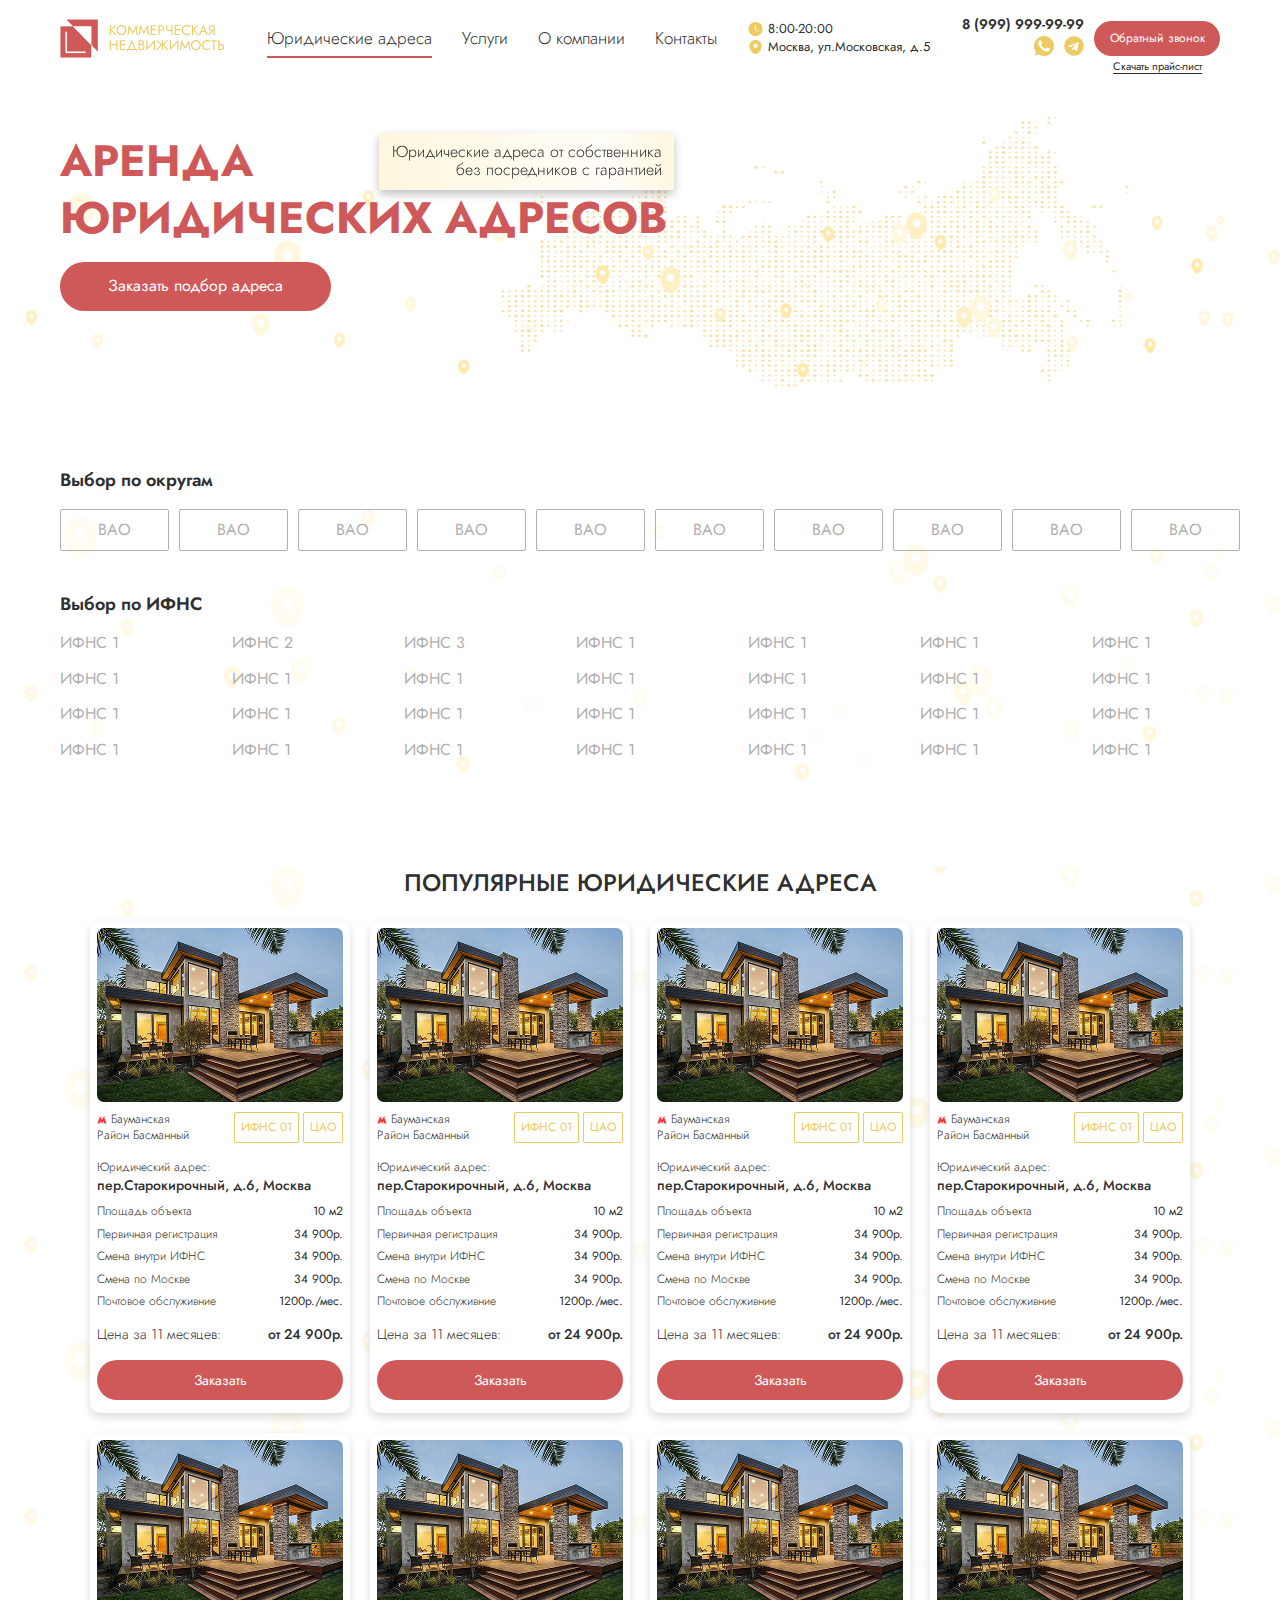
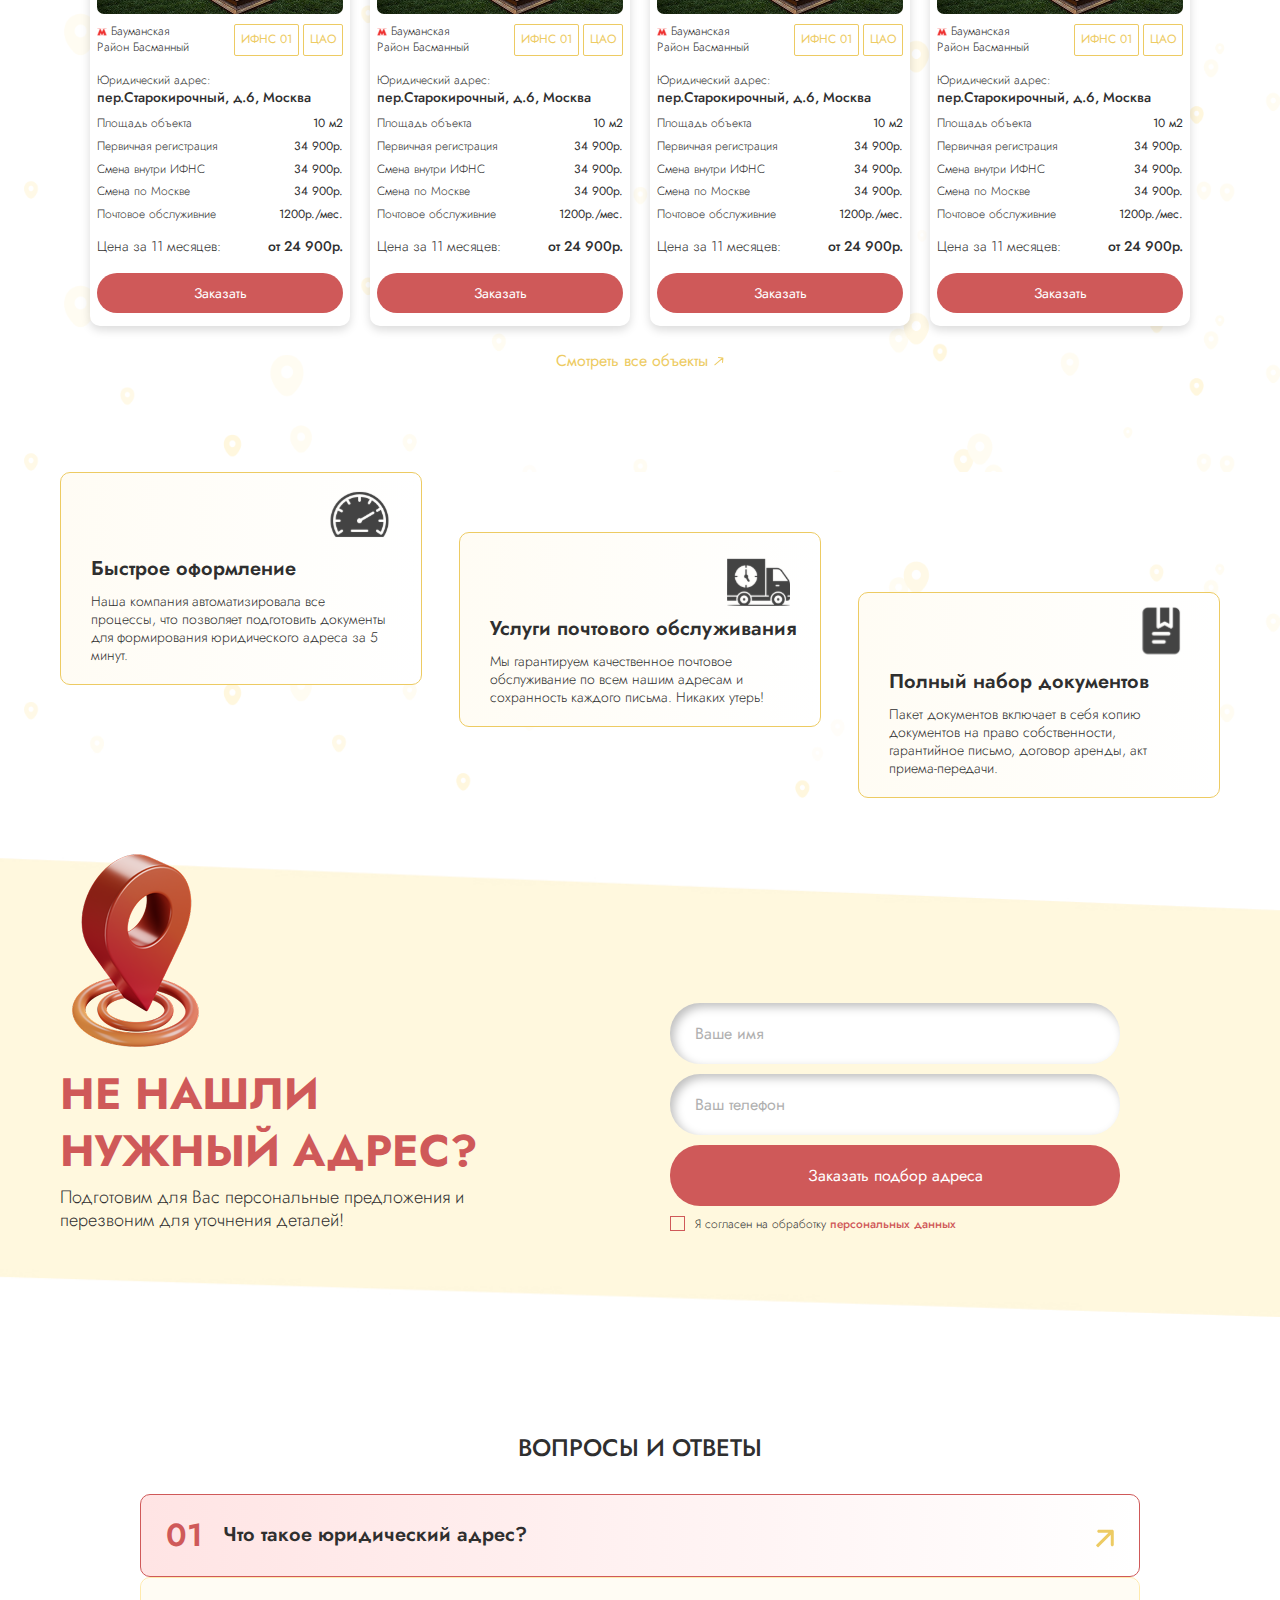
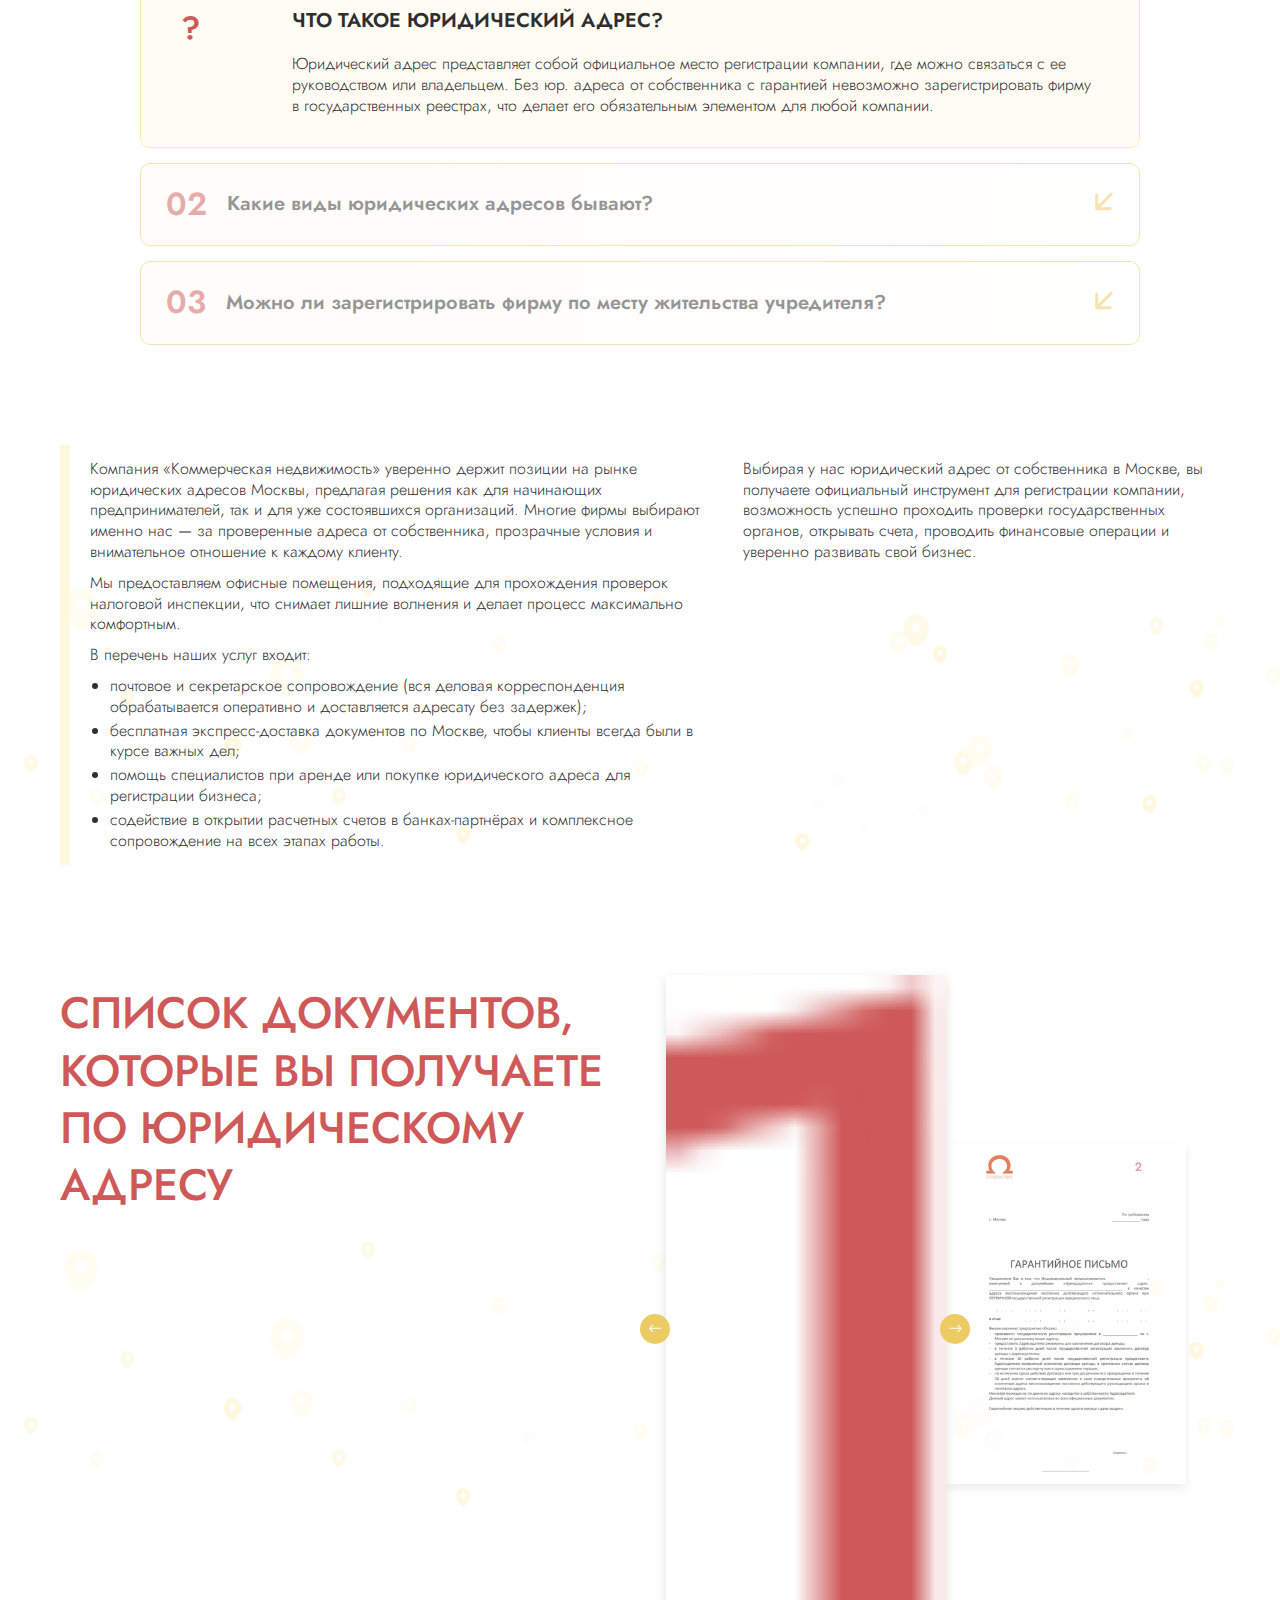
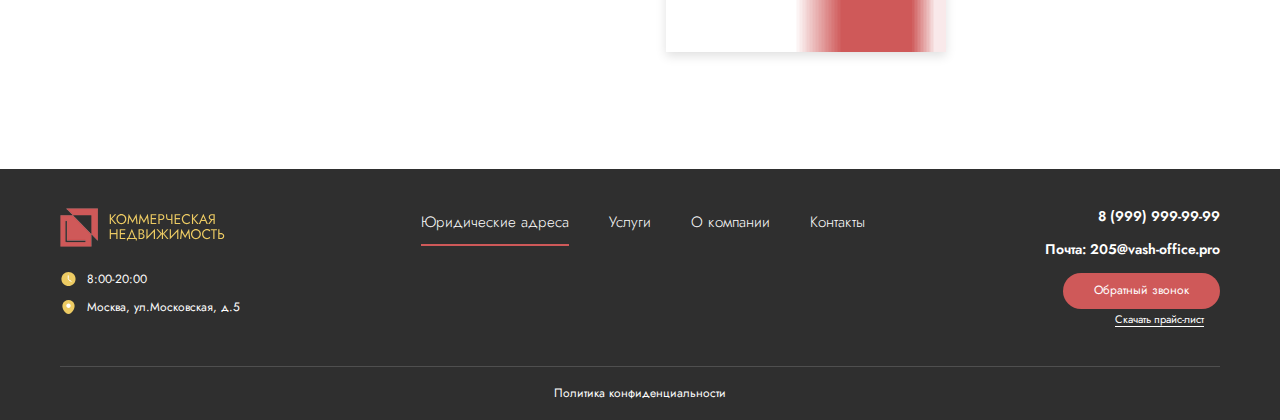
<file: index.html>
<!DOCTYPE html>
<html lang="ru">
<head>
    <meta charset="UTF-8">
    <meta name="viewport" content="width=device-width, initial-scale=1.0">
    <link rel="stylesheet" href="css/style.css">
    <title>Коммерческая недвижимость</title>
    <link rel="icon" href="img/favicon/favicon.ico" type="image/x-icon">
</head>
<body>
    <div class="wrapper">
        <header class="header">
            <div class="container">
                <div class="header__inner">
                    <div class="header__menu">
                        <a href="#" class="logo">
                            <img src="img/logo/logo.svg" alt="Логотип компании 'Коммерчиская недвижимость'">
                        </a>
                        <nav class="header__nav">
                            <ul class="header__nav-list">
                                <li class="header__nav-item"><a class="header__nav-link active" href="#">Юридические адреса</a></li>
                                <li class="header__nav-item"><a class="header__nav-link" href="#cards">Услуги</a></li>
                                <li class="header__nav-item"><a class="header__nav-link" href="#text">О компании</a></li>
                                <li class="header__nav-item"><a class="header__nav-link" href="#footer">Контакты</a></li>
                                <li class="header__btns header__btns-mobile">
                                    <a class="header__btn" href="#application">Обратный звонок</a>
                                    <a class="header__btn-down" href="/down/тест.txt" download>Скачать прайс-лист</a>
                                </li>
                                <li class="header__column">
                                    <div class="header__column-time">
                                        <img src="img/icons/clock.svg" alt="">
                                        <p>8:00-20:00</p>
                                    </div>
                                    <div class="header__column-address">
                                        <img src="img/icons/mark.svg" alt="">
                                        <p>Москва, ул.Московская, д.5</p>
                                    </div>
                                </li>
                            </ul>
                        </nav>
                    </div>

                    <div class="header__info">
                        <div class="header__numbers">
                            <a class="header__number" href="tel:+79999999999">8 (999) 999-99-99</a>
                            <div class="header__socials">
                                <a class="header__social" href="#">
                                    <svg width="20" height="20" viewBox="0 0 20 20" fill="none" xmlns="http://www.w3.org/2000/svg">
                                        <g clip-path="url(#clip0_121_33)">
                                        <path fill-rule="evenodd" clip-rule="evenodd" d="M15.821 14.1211C15.58 14.8033 14.622 15.3677 13.858 15.5327C13.335 15.6437 12.653 15.7316 10.355 14.7793C7.774 13.71 4.19 9.90097 4.19 7.36621C4.19 6.07582 4.934 4.57324 6.235 4.57324C6.861 4.57324 6.999 4.58545 7.205 5.07959C7.446 5.66177 8.034 7.09612 8.104 7.24316C8.393 7.84634 7.80999 8.19945 7.38699 8.72461C7.25199 8.88265 7.099 9.05358 7.27 9.34766C7.44 9.63575 8.028 10.5941 8.892 11.3633C10.008 12.3576 10.913 12.675 11.237 12.8101C11.478 12.9101 11.766 12.8868 11.942 12.6987C12.165 12.4577 12.442 12.0577 12.724 11.6636C12.923 11.3815 13.176 11.3463 13.441 11.4463C13.62 11.5083 15.895 12.5648 15.991 12.7339C16.062 12.8569 16.062 13.4389 15.821 14.1211ZM10.002 0H9.99699C4.48399 0 0 4.48535 0 10C0 12.1867 0.705007 14.2153 1.90401 15.8608L0.658005 19.5767L4.50101 18.3486C6.08201 19.395 7.969 20 10.002 20C15.515 20 20 15.5146 20 10C20 4.48535 15.515 0 10.002 0Z" fill="#EDCB63"/>
                                        </g>
                                        <defs>
                                        <clipPath id="clip0_121_33">
                                        <rect width="20" height="20" fill="white"/>
                                        </clipPath>
                                        </defs>
                                    </svg>
                                </a>
                                <a class="header__social" href="#">
                                    <svg width="20" height="20" viewBox="0 0 20 20" fill="none" xmlns="http://www.w3.org/2000/svg">
                                        <g clip-path="url(#clip0_121_43)">
                                        <path d="M10 0.3125C4.64813 0.3125 0.3125 4.64875 0.3125 10C0.3125 15.3513 4.64875 19.6875 10 19.6875C15.3519 19.6875 19.6875 15.3513 19.6875 10C19.6875 4.64875 15.3513 0.3125 10 0.3125ZM14.7581 6.94938L13.1681 14.4419C13.0506 14.9731 12.7344 15.1019 12.2931 14.8519L9.87125 13.0669L8.70313 14.1919C8.57438 14.3206 8.465 14.43 8.215 14.43L8.38687 11.965L12.875 7.91C13.0706 7.73813 12.8319 7.64062 12.5738 7.8125L7.02688 11.3044L4.63625 10.5581C4.11688 10.3944 4.105 10.0387 4.74562 9.78875L14.0856 6.18688C14.5194 6.03063 14.8981 6.2925 14.7575 6.94875L14.7581 6.94938Z" fill="#EDCB63"/>
                                        </g>
                                        <defs>
                                        <clipPath id="clip0_121_43">
                                        <rect width="20" height="20" fill="white"/>
                                        </clipPath>
                                        </defs>
                                    </svg>
                                </a>
                            </div>
                        </div>
                        <div class="header__btns">
                            <a class="header__btn open-modal" href="#">Обратный звонок</a>
                            <a class="header__btn-down" href="/down/тест.txt" download>Скачать прайс-лист</a>
                        </div>
                        <a class="burger-icon" href="#">
                            <span></span>
                        </a>
                    </div>
                </div>
                
                
            </div>
        </header>

        <main class="main">
            <section class="banner">
            <div class="container">
                <div class="banner__inner">
                    <h1 class="banner__title title">АРЕНДА <br> ЮРИДИЧЕСКИХ АДРЕСОВ</h1>
                    <p class="banner__text">Юридические адреса от собственника без посредников с гарантией</p>
                    <a class="banner__btn open-modal" href="#">Заказать подбор адреса</a>
                </div>
            </div>
        </section>

        <section class="filters general-bg">
            <div class="container">
                <div class="filter__region">
                    <h2 class="filter__region-title">Выбор по округам</h2>
                    <button class="filter__region-btn" onclick="toggleDropdownRegion()">ВАО
                        <svg width="11" height="9" viewBox="0 0 11 9" fill="none" xmlns="http://www.w3.org/2000/svg">
                            <path d="M5.16659 8.25L10.2184 0.75H0.11477L5.16659 8.25Z" fill="#D9D9D9"/>
                        </svg>
                    </button>
                    <ul class="filter__region-list" id="region-list">
                        <li class="filter__region-item"><a class="filter__region-link" href="#">вао</a></li>
                        <li class="filter__region-item"><a class="filter__region-link" href="#">вао</a></li>
                        <li class="filter__region-item"><a class="filter__region-link" href="#">вао</a></li>
                        <li class="filter__region-item"><a class="filter__region-link" href="#">вао</a></li>
                        <li class="filter__region-item"><a class="filter__region-link" href="#">вао</a></li>
                        <li class="filter__region-item"><a class="filter__region-link" href="#">вао</a></li>
                        <li class="filter__region-item"><a class="filter__region-link" href="#">вао</a></li>
                        <li class="filter__region-item"><a class="filter__region-link" href="#">вао</a></li>
                        <li class="filter__region-item"><a class="filter__region-link" href="#">вао</a></li>
                        <li class="filter__region-item"><a class="filter__region-link" href="#">вао</a></li>
                    </ul>
                </div>
                <div class="filter__efnc">
                    <h2 class="filter__efnc-title">Выбор по ИФНС</h2>
                    <button class="filter__efnc-btn" onclick="toggleDropdownEfnc()">ИФНС
                        <svg width="11" height="9" viewBox="0 0 11 9" fill="none" xmlns="http://www.w3.org/2000/svg">
                            <path d="M5.16659 8.25L10.2184 0.75H0.11477L5.16659 8.25Z" fill="#D9D9D9"/>
                        </svg>
                    </button>
                    <ul class="filter__efnc-list" id="efnc-list">
                        <li class="filter__efnc-item"><a class="filter__efnc-link" href="#">ИФНС 1</a></li>
                        <li class="filter__efnc-item"><a class="filter__efnc-link" href="#">ИФНС 2</a></li>
                        <li class="filter__efnc-item"><a class="filter__efnc-link" href="#">ИФНС 3</a></li>
                        <li class="filter__efnc-item"><a class="filter__efnc-link" href="#">ИФНС 1</a></li>
                        <li class="filter__efnc-item"><a class="filter__efnc-link" href="#">ИФНС 1</a></li>
                        <li class="filter__efnc-item"><a class="filter__efnc-link" href="#">ИФНС 1</a></li>
                        <li class="filter__efnc-item"><a class="filter__efnc-link" href="#">ИФНС 1</a></li>
                        <li class="filter__efnc-item"><a class="filter__efnc-link" href="#">ИФНС 1</a></li>
                        <li class="filter__efnc-item"><a class="filter__efnc-link" href="#">ИФНС 1</a></li>
                        <li class="filter__efnc-item"><a class="filter__efnc-link" href="#">ИФНС 1</a></li>
                        <li class="filter__efnc-item"><a class="filter__efnc-link" href="#">ИФНС 1</a></li>
                        <li class="filter__efnc-item"><a class="filter__efnc-link" href="#">ИФНС 1</a></li>
                        <li class="filter__efnc-item"><a class="filter__efnc-link" href="#">ИФНС 1</a></li>
                        <li class="filter__efnc-item"><a class="filter__efnc-link" href="#">ИФНС 1</a></li>
                        <li class="filter__efnc-item"><a class="filter__efnc-link" href="#">ИФНС 1</a></li>
                        <li class="filter__efnc-item"><a class="filter__efnc-link" href="#">ИФНС 1</a></li>
                        <li class="filter__efnc-item"><a class="filter__efnc-link" href="#">ИФНС 1</a></li>
                        <li class="filter__efnc-item"><a class="filter__efnc-link" href="#">ИФНС 1</a></li>
                        <li class="filter__efnc-item"><a class="filter__efnc-link" href="#">ИФНС 1</a></li>
                        <li class="filter__efnc-item"><a class="filter__efnc-link" href="#">ИФНС 1</a></li>
                        <li class="filter__efnc-item"><a class="filter__efnc-link" href="#">ИФНС 1</a></li>
                        <li class="filter__efnc-item"><a class="filter__efnc-link" href="#">ИФНС 1</a></li>
                        <li class="filter__efnc-item"><a class="filter__efnc-link" href="#">ИФНС 1</a></li>
                        <li class="filter__efnc-item"><a class="filter__efnc-link" href="#">ИФНС 1</a></li>
                        <li class="filter__efnc-item"><a class="filter__efnc-link" href="#">ИФНС 1</a></li>
                        <li class="filter__efnc-item"><a class="filter__efnc-link" href="#">ИФНС 1</a></li>
                        <li class="filter__efnc-item"><a class="filter__efnc-link" href="#">ИФНС 1</a></li>
                        <li class="filter__efnc-item"><a class="filter__efnc-link" href="#">ИФНС 1</a></li>
                    </ul>
                </div>
            </div>
        </section>

        <section class="cards" id="cards">
            <div class="container">
                <h3 class="cards__title">ПОПУЛЯРНЫЕ ЮРИДИЧЕСКИЕ АДРЕСА</h3>
                <ul class="cards__list cards__list--show" id="tab1">
                    <li class="card__item" >
                        <a class="card__img" href="single.html">
                            <img src="img/decor/card-img.jpg" alt="">
                        </a>
                        <div class="card__info">
                            <div class="card__info-metro">
                                <div class="metro">
                                    <img src="img/icons/metro.svg" alt="">
                                    <p>Бауманская</p>
                                </div>
                                <p>Район Басманный</p>
                            </div>

                            <div class="card__info-filters">
                                <div class="card-filter">ифнс 01</div>
                                <div class="card-filter">цао</div>
                            </div>
                        </div>
                        <div class="card__address">
                            <p>Юридический адрес:</p>
                            <p>пер.Старокирочный, д.6, Москва</p>
                        </div>
                        <ul class="card__characters-list">
                            <li class="card__characters-item card__characters-item-show">
                                <p class="card__character-name">Площадь объекта</p>
                                <p class="card__character-result">10 м2</p>
                            </li>
                            <li class="card__characters-item-mobile">
                                <a class="card-more-mobile" href="#" onclick="cardMoreInfo(event)">
                                    Смотреть описание
                                    <svg width="11" height="9" viewBox="0 0 11 9" fill="none" xmlns="http://www.w3.org/2000/svg">
                                        <path d="M5.16659 8.25L10.2184 0.75H0.11477L5.16659 8.25Z" fill="#D9D9D9"/>
                                    </svg>
                                </a>
                            </li>
                            <li class="card__characters-item">
                                <p class="card__character-name">Первичная регистрация</p>
                                <p class="card__character-result">34 900р.</p>
                            </li>
                            <li class="card__characters-item">
                                <p class="card__character-name">Смена внутри ИФНС</p>
                                <p class="card__character-result">34 900р.</p>
                            </li>
                            <li class="card__characters-item">
                                <p class="card__character-name">Смена по Москве</p>
                                <p class="card__character-result">34 900р.</p>
                            </li>
                            <li class="card__characters-item">
                                <p class="card__character-name">Почтовое обслуживние</p>
                                <p class="card__character-result">1200р./мес.</p>
                            </li>
                        </ul>
                        <div class="card__cost">
                            <p class="card__cost-name">Цена за 11 месяцев:</p>
                            <p class="card__cost-sum">от 24 900р.</p>
                        </div>
                        <a class="card__link open-modal" href="#">Заказать</a>
                    </li>
                    <li class="card__item">
                        <div class="card__img">
                            <img src="img/decor/card-img.jpg" alt="">
                        </div>
                        <div class="card__info">
                            <div class="card__info-metro">
                                <div class="metro">
                                    <img src="img/icons/metro.svg" alt="">
                                    <p>Бауманская</p>
                                </div>
                                <p>Район Басманный</p>
                            </div>

                            <div class="card__info-filters">
                                <div class="card-filter">ифнс 01</div>
                                <div class="card-filter">цао</div>
                            </div>
                        </div>
                        <div class="card__address">
                            <p>Юридический адрес:</p>
                            <p>пер.Старокирочный, д.6, Москва</p>
                        </div>
                        <ul class="card__characters-list">
                            <li class="card__characters-item card__characters-item-show">
                                <p class="card__character-name">Площадь объекта</p>
                                <p class="card__character-result">10 м2</p>
                            </li>
                            <li class="card__characters-item-mobile">
                                <a class="card-more-mobile" href="#" onclick="cardMoreInfo(event)">
                                    Смотреть описание
                                    <svg width="11" height="9" viewBox="0 0 11 9" fill="none" xmlns="http://www.w3.org/2000/svg">
                                        <path d="M5.16659 8.25L10.2184 0.75H0.11477L5.16659 8.25Z" fill="#D9D9D9"/>
                                    </svg>
                                </a>
                            </li>
                            <li class="card__characters-item">
                                <p class="card__character-name">Первичная регистрация</p>
                                <p class="card__character-result">34 900р.</p>
                            </li>
                            <li class="card__characters-item">
                                <p class="card__character-name">Смена внутри ИФНС</p>
                                <p class="card__character-result">34 900р.</p>
                            </li>
                            <li class="card__characters-item">
                                <p class="card__character-name">Смена по Москве</p>
                                <p class="card__character-result">34 900р.</p>
                            </li>
                            <li class="card__characters-item">
                                <p class="card__character-name">Почтовое обслуживние</p>
                                <p class="card__character-result">1200р./мес.</p>
                            </li>
                        </ul>
                        <div class="card__cost">
                            <p class="card__cost-name">Цена за 11 месяцев:</p>
                            <p class="card__cost-sum">от 24 900р.</p>
                        </div>
                        <a class="card__link open-modal" href="#">Заказать</a>
                    </li>
                    <li class="card__item">
                        <div class="card__img">
                            <img src="img/decor/card-img.jpg" alt="">
                        </div>
                        <div class="card__info">
                            <div class="card__info-metro">
                                <div class="metro">
                                    <img src="img/icons/metro.svg" alt="">
                                    <p>Бауманская</p>
                                </div>
                                <p>Район Басманный</p>
                            </div>

                            <div class="card__info-filters">
                                <div class="card-filter">ифнс 01</div>
                                <div class="card-filter">цао</div>
                            </div>
                        </div>
                        <div class="card__address">
                            <p>Юридический адрес:</p>
                            <p>пер.Старокирочный, д.6, Москва</p>
                        </div>
                        <ul class="card__characters-list">
                            <li class="card__characters-item card__characters-item-show">
                                <p class="card__character-name">Площадь объекта</p>
                                <p class="card__character-result">10 м2</p>
                            </li>
                            <li class="card__characters-item-mobile">
                                <a class="card-more-mobile" href="#" onclick="cardMoreInfo(event)">
                                    Смотреть описание
                                    <svg width="11" height="9" viewBox="0 0 11 9" fill="none" xmlns="http://www.w3.org/2000/svg">
                                        <path d="M5.16659 8.25L10.2184 0.75H0.11477L5.16659 8.25Z" fill="#D9D9D9"/>
                                    </svg>
                                </a>
                            </li>
                            <li class="card__characters-item">
                                <p class="card__character-name">Первичная регистрация</p>
                                <p class="card__character-result">34 900р.</p>
                            </li>
                            <li class="card__characters-item">
                                <p class="card__character-name">Смена внутри ИФНС</p>
                                <p class="card__character-result">34 900р.</p>
                            </li>
                            <li class="card__characters-item">
                                <p class="card__character-name">Смена по Москве</p>
                                <p class="card__character-result">34 900р.</p>
                            </li>
                            <li class="card__characters-item">
                                <p class="card__character-name">Почтовое обслуживние</p>
                                <p class="card__character-result">1200р./мес.</p>
                            </li>
                        </ul>
                        <div class="card__cost">
                            <p class="card__cost-name">Цена за 11 месяцев:</p>
                            <p class="card__cost-sum">от 24 900р.</p>
                        </div>
                        <a class="card__link open-modal" href="#">Заказать</a>
                    </li>
                    <li class="card__item">
                        <div class="card__img">
                            <img src="img/decor/card-img.jpg" alt="">
                        </div>
                        <div class="card__info">
                            <div class="card__info-metro">
                                <div class="metro">
                                    <img src="img/icons/metro.svg" alt="">
                                    <p>Бауманская</p>
                                </div>
                                <p>Район Басманный</p>
                            </div>

                            <div class="card__info-filters">
                                <div class="card-filter">ифнс 01</div>
                                <div class="card-filter">цао</div>
                            </div>
                        </div>
                        <div class="card__address">
                            <p>Юридический адрес:</p>
                            <p>пер.Старокирочный, д.6, Москва</p>
                        </div>
                        <ul class="card__characters-list">
                            <li class="card__characters-item card__characters-item-show">
                                <p class="card__character-name">Площадь объекта</p>
                                <p class="card__character-result">10 м2</p>
                            </li>
                            <li class="card__characters-item-mobile">
                                <a class="card-more-mobile" href="#" onclick="cardMoreInfo(event)">
                                    Смотреть описание
                                    <svg width="11" height="9" viewBox="0 0 11 9" fill="none" xmlns="http://www.w3.org/2000/svg">
                                        <path d="M5.16659 8.25L10.2184 0.75H0.11477L5.16659 8.25Z" fill="#D9D9D9"/>
                                    </svg>
                                </a>
                            </li>
                            <li class="card__characters-item">
                                <p class="card__character-name">Первичная регистрация</p>
                                <p class="card__character-result">34 900р.</p>
                            </li>
                            <li class="card__characters-item">
                                <p class="card__character-name">Смена внутри ИФНС</p>
                                <p class="card__character-result">34 900р.</p>
                            </li>
                            <li class="card__characters-item">
                                <p class="card__character-name">Смена по Москве</p>
                                <p class="card__character-result">34 900р.</p>
                            </li>
                            <li class="card__characters-item">
                                <p class="card__character-name">Почтовое обслуживние</p>
                                <p class="card__character-result">1200р./мес.</p>
                            </li>
                        </ul>
                        <div class="card__cost">
                            <p class="card__cost-name">Цена за 11 месяцев:</p>
                            <p class="card__cost-sum">от 24 900р.</p>
                        </div>
                        <a class="card__link open-modal" href="#">Заказать</a>
                    </li>
                    <li class="card__item">
                        <div class="card__img">
                            <img src="img/decor/card-img.jpg" alt="">
                        </div>
                        <div class="card__info">
                            <div class="card__info-metro">
                                <div class="metro">
                                    <img src="img/icons/metro.svg" alt="">
                                    <p>Бауманская</p>
                                </div>
                                <p>Район Басманный</p>
                            </div>

                            <div class="card__info-filters">
                                <div class="card-filter">ифнс 01</div>
                                <div class="card-filter">цао</div>
                            </div>
                        </div>
                        <div class="card__address">
                            <p>Юридический адрес:</p>
                            <p>пер.Старокирочный, д.6, Москва</p>
                        </div>
                        <ul class="card__characters-list">
                            <li class="card__characters-item card__characters-item-show">
                                <p class="card__character-name">Площадь объекта</p>
                                <p class="card__character-result">10 м2</p>
                            </li>
                            <li class="card__characters-item-mobile">
                                <a class="card-more-mobile" href="#" onclick="cardMoreInfo(event)">
                                    Смотреть описание
                                    <svg width="11" height="9" viewBox="0 0 11 9" fill="none" xmlns="http://www.w3.org/2000/svg">
                                        <path d="M5.16659 8.25L10.2184 0.75H0.11477L5.16659 8.25Z" fill="#D9D9D9"/>
                                    </svg>
                                </a>
                            </li>
                            <li class="card__characters-item">
                                <p class="card__character-name">Первичная регистрация</p>
                                <p class="card__character-result">34 900р.</p>
                            </li>
                            <li class="card__characters-item">
                                <p class="card__character-name">Смена внутри ИФНС</p>
                                <p class="card__character-result">34 900р.</p>
                            </li>
                            <li class="card__characters-item">
                                <p class="card__character-name">Смена по Москве</p>
                                <p class="card__character-result">34 900р.</p>
                            </li>
                            <li class="card__characters-item">
                                <p class="card__character-name">Почтовое обслуживние</p>
                                <p class="card__character-result">1200р./мес.</p>
                            </li>
                        </ul>
                        <div class="card__cost">
                            <p class="card__cost-name">Цена за 11 месяцев:</p>
                            <p class="card__cost-sum">от 24 900р.</p>
                        </div>
                        <a class="card__link open-modal" href="#">Заказать</a>
                    </li>
                    <li class="card__item">
                        <div class="card__img">
                            <img src="img/decor/card-img.jpg" alt="">
                        </div>
                        <div class="card__info">
                            <div class="card__info-metro">
                                <div class="metro">
                                    <img src="img/icons/metro.svg" alt="">
                                    <p>Бауманская</p>
                                </div>
                                <p>Район Басманный</p>
                            </div>

                            <div class="card__info-filters">
                                <div class="card-filter">ифнс 01</div>
                                <div class="card-filter">цао</div>
                            </div>
                        </div>
                        <div class="card__address">
                            <p>Юридический адрес:</p>
                            <p>пер.Старокирочный, д.6, Москва</p>
                        </div>
                        <ul class="card__characters-list">
                            <li class="card__characters-item card__characters-item-show">
                                <p class="card__character-name">Площадь объекта</p>
                                <p class="card__character-result">10 м2</p>
                            </li>
                            <li class="card__characters-item-mobile">
                                <a class="card-more-mobile" href="#" onclick="cardMoreInfo(event)">
                                    Смотреть описание
                                    <svg width="11" height="9" viewBox="0 0 11 9" fill="none" xmlns="http://www.w3.org/2000/svg">
                                        <path d="M5.16659 8.25L10.2184 0.75H0.11477L5.16659 8.25Z" fill="#D9D9D9"/>
                                    </svg>
                                </a>
                            </li>
                            <li class="card__characters-item">
                                <p class="card__character-name">Первичная регистрация</p>
                                <p class="card__character-result">34 900р.</p>
                            </li>
                            <li class="card__characters-item">
                                <p class="card__character-name">Смена внутри ИФНС</p>
                                <p class="card__character-result">34 900р.</p>
                            </li>
                            <li class="card__characters-item">
                                <p class="card__character-name">Смена по Москве</p>
                                <p class="card__character-result">34 900р.</p>
                            </li>
                            <li class="card__characters-item">
                                <p class="card__character-name">Почтовое обслуживние</p>
                                <p class="card__character-result">1200р./мес.</p>
                            </li>
                        </ul>
                        <div class="card__cost">
                            <p class="card__cost-name">Цена за 11 месяцев:</p>
                            <p class="card__cost-sum">от 24 900р.</p>
                        </div>
                        <a class="card__link open-modal" href="#">Заказать</a>
                    </li>
                    <li class="card__item">
                        <div class="card__img">
                            <img src="img/decor/card-img.jpg" alt="">
                        </div>
                        <div class="card__info">
                            <div class="card__info-metro">
                                <div class="metro">
                                    <img src="img/icons/metro.svg" alt="">
                                    <p>Бауманская</p>
                                </div>
                                <p>Район Басманный</p>
                            </div>

                            <div class="card__info-filters">
                                <div class="card-filter">ифнс 01</div>
                                <div class="card-filter">цао</div>
                            </div>
                        </div>
                        <div class="card__address">
                            <p>Юридический адрес:</p>
                            <p>пер.Старокирочный, д.6, Москва</p>
                        </div>
                        <ul class="card__characters-list">
                            <li class="card__characters-item card__characters-item-show">
                                <p class="card__character-name">Площадь объекта</p>
                                <p class="card__character-result">10 м2</p>
                            </li>
                            <li class="card__characters-item-mobile">
                                <a class="card-more-mobile" href="#" onclick="cardMoreInfo(event)">
                                    Смотреть описание
                                    <svg width="11" height="9" viewBox="0 0 11 9" fill="none" xmlns="http://www.w3.org/2000/svg">
                                        <path d="M5.16659 8.25L10.2184 0.75H0.11477L5.16659 8.25Z" fill="#D9D9D9"/>
                                    </svg>
                                </a>
                            </li>
                            <li class="card__characters-item">
                                <p class="card__character-name">Первичная регистрация</p>
                                <p class="card__character-result">34 900р.</p>
                            </li>
                            <li class="card__characters-item">
                                <p class="card__character-name">Смена внутри ИФНС</p>
                                <p class="card__character-result">34 900р.</p>
                            </li>
                            <li class="card__characters-item">
                                <p class="card__character-name">Смена по Москве</p>
                                <p class="card__character-result">34 900р.</p>
                            </li>
                            <li class="card__characters-item">
                                <p class="card__character-name">Почтовое обслуживние</p>
                                <p class="card__character-result">1200р./мес.</p>
                            </li>
                        </ul>
                        <div class="card__cost">
                            <p class="card__cost-name">Цена за 11 месяцев:</p>
                            <p class="card__cost-sum">от 24 900р.</p>
                        </div>
                        <a class="card__link open-modal" href="#">Заказать</a>
                    </li>
                    <li class="card__item">
                        <div class="card__img">
                            <img src="img/decor/card-img.jpg" alt="">
                        </div>
                        <div class="card__info">
                            <div class="card__info-metro">
                                <div class="metro">
                                    <img src="img/icons/metro.svg" alt="">
                                    <p>Бауманская</p>
                                </div>
                                <p>Район Басманный</p>
                            </div>

                            <div class="card__info-filters">
                                <div class="card-filter">ифнс 01</div>
                                <div class="card-filter">цао</div>
                            </div>
                        </div>
                        <div class="card__address">
                            <p>Юридический адрес:</p>
                            <p>пер.Старокирочный, д.6, Москва</p>
                        </div>
                        <ul class="card__characters-list">
                            <li class="card__characters-item card__characters-item-show">
                                <p class="card__character-name">Площадь объекта</p>
                                <p class="card__character-result">10 м2</p>
                            </li>
                            <li class="card__characters-item-mobile">
                                <a class="card-more-mobile" href="#" onclick="cardMoreInfo(event)">
                                    Смотреть описание
                                    <svg width="11" height="9" viewBox="0 0 11 9" fill="none" xmlns="http://www.w3.org/2000/svg">
                                        <path d="M5.16659 8.25L10.2184 0.75H0.11477L5.16659 8.25Z" fill="#D9D9D9"/>
                                    </svg>
                                </a>
                            </li>
                            <li class="card__characters-item">
                                <p class="card__character-name">Первичная регистрация</p>
                                <p class="card__character-result">34 900р.</p>
                            </li>
                            <li class="card__characters-item">
                                <p class="card__character-name">Смена внутри ИФНС</p>
                                <p class="card__character-result">34 900р.</p>
                            </li>
                            <li class="card__characters-item">
                                <p class="card__character-name">Смена по Москве</p>
                                <p class="card__character-result">34 900р.</p>
                            </li>
                            <li class="card__characters-item">
                                <p class="card__character-name">Почтовое обслуживние</p>
                                <p class="card__character-result">1200р./мес.</p>
                            </li>
                        </ul>
                        <div class="card__cost">
                            <p class="card__cost-name">Цена за 11 месяцев:</p>
                            <p class="card__cost-sum">от 24 900р.</p>
                        </div>
                        <a class="card__link open-modal" href="#">Заказать</a>
                    </li> 
                    <li class="card__item card-hidden">
                        <div class="card__img">
                            <img src="img/decor/card-img.jpg" alt="">
                        </div>
                        <div class="card__info">
                            <div class="card__info-metro">
                                <div class="metro">
                                    <img src="img/icons/metro.svg" alt="">
                                    <p>Бауманская</p>
                                </div>
                                <p>Район Басманный</p>
                            </div>

                            <div class="card__info-filters">
                                <div class="card-filter">ифнс 01</div>
                                <div class="card-filter">цао</div>
                            </div>
                        </div>
                        <div class="card__address">
                            <p>Юридический адрес:</p>
                            <p>пер.Старокирочный, д.6, Москва</p>
                        </div>
                        <ul class="card__characters-list">
                            <li class="card__characters-item card__characters-item-show">
                                <p class="card__character-name">Площадь объекта</p>
                                <p class="card__character-result">10 м2</p>
                            </li>
                            <li class="card__characters-item-mobile">
                                <a class="card-more-mobile" href="#" onclick="cardMoreInfo(event)">
                                    Смотреть описание
                                    <svg width="11" height="9" viewBox="0 0 11 9" fill="none" xmlns="http://www.w3.org/2000/svg">
                                        <path d="M5.16659 8.25L10.2184 0.75H0.11477L5.16659 8.25Z" fill="#D9D9D9"/>
                                    </svg>
                                </a>
                            </li>
                            <li class="card__characters-item">
                                <p class="card__character-name">Первичная регистрация</p>
                                <p class="card__character-result">34 900р.</p>
                            </li>
                            <li class="card__characters-item">
                                <p class="card__character-name">Смена внутри ИФНС</p>
                                <p class="card__character-result">34 900р.</p>
                            </li>
                            <li class="card__characters-item">
                                <p class="card__character-name">Смена по Москве</p>
                                <p class="card__character-result">34 900р.</p>
                            </li>
                            <li class="card__characters-item">
                                <p class="card__character-name">Почтовое обслуживние</p>
                                <p class="card__character-result">1200р./мес.</p>
                            </li>
                        </ul>
                        <div class="card__cost">
                            <p class="card__cost-name">Цена за 11 месяцев:</p>
                            <p class="card__cost-sum">от 24 900р.</p>
                        </div>
                        <a class="card__link open-modal" href="#">Заказать</a>
                    </li>    
                    <li class="card__item card-hidden">
                        <div class="card__img">
                            <img src="img/decor/card-img.jpg" alt="">
                        </div>
                        <div class="card__info">
                            <div class="card__info-metro">
                                <div class="metro">
                                    <img src="img/icons/metro.svg" alt="">
                                    <p>Бауманская</p>
                                </div>
                                <p>Район Басманный</p>
                            </div>

                            <div class="card__info-filters">
                                <div class="card-filter">ифнс 01</div>
                                <div class="card-filter">цао</div>
                            </div>
                        </div>
                        <div class="card__address">
                            <p>Юридический адрес:</p>
                            <p>пер.Старокирочный, д.6, Москва</p>
                        </div>
                        <ul class="card__characters-list">
                            <li class="card__characters-item card__characters-item-show">
                                <p class="card__character-name">Площадь объекта</p>
                                <p class="card__character-result">10 м2</p>
                            </li>
                            <li class="card__characters-item-mobile">
                                <a class="card-more-mobile" href="#" onclick="cardMoreInfo(event)">
                                    Смотреть описание
                                    <svg width="11" height="9" viewBox="0 0 11 9" fill="none" xmlns="http://www.w3.org/2000/svg">
                                        <path d="M5.16659 8.25L10.2184 0.75H0.11477L5.16659 8.25Z" fill="#D9D9D9"/>
                                    </svg>
                                </a>
                            </li>
                            <li class="card__characters-item">
                                <p class="card__character-name">Первичная регистрация</p>
                                <p class="card__character-result">34 900р.</p>
                            </li>
                            <li class="card__characters-item">
                                <p class="card__character-name">Смена внутри ИФНС</p>
                                <p class="card__character-result">34 900р.</p>
                            </li>
                            <li class="card__characters-item">
                                <p class="card__character-name">Смена по Москве</p>
                                <p class="card__character-result">34 900р.</p>
                            </li>
                            <li class="card__characters-item">
                                <p class="card__character-name">Почтовое обслуживние</p>
                                <p class="card__character-result">1200р./мес.</p>
                            </li>
                        </ul>
                        <div class="card__cost">
                            <p class="card__cost-name">Цена за 11 месяцев:</p>
                            <p class="card__cost-sum">от 24 900р.</p>
                        </div>
                        <a class="card__link open-modal" href="#">Заказать</a>
                    </li>
                    <li class="card__item card-hidden">
                        <div class="card__img">
                            <img src="img/decor/card-img.jpg" alt="">
                        </div>
                        <div class="card__info">
                            <div class="card__info-metro">
                                <div class="metro">
                                    <img src="img/icons/metro.svg" alt="">
                                    <p>Бауманская</p>
                                </div>
                                <p>Район Басманный</p>
                            </div>

                            <div class="card__info-filters">
                                <div class="card-filter">ифнс 01</div>
                                <div class="card-filter">цао</div>
                            </div>
                        </div>
                        <div class="card__address">
                            <p>Юридический адрес:</p>
                            <p>пер.Старокирочный, д.6, Москва</p>
                        </div>
                        <ul class="card__characters-list">
                            <li class="card__characters-item card__characters-item-show">
                                <p class="card__character-name">Площадь объекта</p>
                                <p class="card__character-result">10 м2</p>
                            </li>
                            <li class="card__characters-item-mobile">
                                <a class="card-more-mobile" href="#" onclick="cardMoreInfo(event)">
                                    Смотреть описание
                                    <svg width="11" height="9" viewBox="0 0 11 9" fill="none" xmlns="http://www.w3.org/2000/svg">
                                        <path d="M5.16659 8.25L10.2184 0.75H0.11477L5.16659 8.25Z" fill="#D9D9D9"/>
                                    </svg>
                                </a>
                            </li>
                            <li class="card__characters-item">
                                <p class="card__character-name">Первичная регистрация</p>
                                <p class="card__character-result">34 900р.</p>
                            </li>
                            <li class="card__characters-item">
                                <p class="card__character-name">Смена внутри ИФНС</p>
                                <p class="card__character-result">34 900р.</p>
                            </li>
                            <li class="card__characters-item">
                                <p class="card__character-name">Смена по Москве</p>
                                <p class="card__character-result">34 900р.</p>
                            </li>
                            <li class="card__characters-item">
                                <p class="card__character-name">Почтовое обслуживние</p>
                                <p class="card__character-result">1200р./мес.</p>
                            </li>
                        </ul>
                        <div class="card__cost">
                            <p class="card__cost-name">Цена за 11 месяцев:</p>
                            <p class="card__cost-sum">от 24 900р.</p>
                        </div>
                        <a class="card__link open-modal" href="#">Заказать</a>
                    </li>    
                    <li class="card__item card-hidden">
                        <div class="card__img">
                            <img src="img/decor/card-img.jpg" alt="">
                        </div>
                        <div class="card__info">
                            <div class="card__info-metro">
                                <div class="metro">
                                    <img src="img/icons/metro.svg" alt="">
                                    <p>Бауманская</p>
                                </div>
                                <p>Район Басманный</p>
                            </div>

                            <div class="card__info-filters">
                                <div class="card-filter">ифнс 01</div>
                                <div class="card-filter">цао</div>
                            </div>
                        </div>
                        <div class="card__address">
                            <p>Юридический адрес:</p>
                            <p>пер.Старокирочный, д.6, Москва</p>
                        </div>
                        <ul class="card__characters-list">
                            <li class="card__characters-item card__characters-item-show">
                                <p class="card__character-name">Площадь объекта</p>
                                <p class="card__character-result">10 м2</p>
                            </li>
                            <li class="card__characters-item-mobile">
                                <a class="card-more-mobile" href="#" onclick="cardMoreInfo(event)">
                                    Смотреть описание
                                    <svg width="11" height="9" viewBox="0 0 11 9" fill="none" xmlns="http://www.w3.org/2000/svg">
                                        <path d="M5.16659 8.25L10.2184 0.75H0.11477L5.16659 8.25Z" fill="#D9D9D9"/>
                                    </svg>
                                </a>
                            </li>
                            <li class="card__characters-item">
                                <p class="card__character-name">Первичная регистрация</p>
                                <p class="card__character-result">34 900р.</p>
                            </li>
                            <li class="card__characters-item">
                                <p class="card__character-name">Смена внутри ИФНС</p>
                                <p class="card__character-result">34 900р.</p>
                            </li>
                            <li class="card__characters-item">
                                <p class="card__character-name">Смена по Москве</p>
                                <p class="card__character-result">34 900р.</p>
                            </li>
                            <li class="card__characters-item">
                                <p class="card__character-name">Почтовое обслуживние</p>
                                <p class="card__character-result">1200р./мес.</p>
                            </li>
                        </ul>
                        <div class="card__cost">
                            <p class="card__cost-name">Цена за 11 месяцев:</p>
                            <p class="card__cost-sum">от 24 900р.</p>
                        </div>
                        <a class="card__link open-modal" href="#">Заказать</a>
                    </li>
                </ul>


                <a href="#" class="card__show-more">
                    Смотреть все объекты
                    <img src="img/icons/show-more.svg" alt="">
                </a>
            </div>
        </section>

        <section class="advantages general-bg">
            <div class="container">
                <div class="advantages___inner">
                    <div class="advantage">
                        <div class="advantage__img">
                            <img src="img/icons/speed.svg" alt="">
                        </div>
                        <h5 class="advantage__title">Быстрое оформление</h5>
                        <p class="advantage__text">Наша компания автоматизировала все процессы, что позволяет подготовить документы для формирования юридического адреса за 5 минут.</p>
                    </div>
                    <div class="advantage">
                        <div class="advantage__img">
                            <img src="img/icons/delivery-time.svg" alt="">
                        </div>
                        <h5 class="advantage__title">Услуги почтового обслуживания</h5>
                        <p class="advantage__text">Мы гарантируем качественное почтовое обслуживание по всем нашим адресам и сохранность каждого письма. Никаких утерь!</p>
                    </div>
                    <div class="advantage">
                        <div class="advantage__img">
                            <img src="img/icons/document.svg" alt="">
                        </div>
                        <h5 class="advantage__title">Полный набор документов</h5>
                        <p class="advantage__text">Пакет документов включает в себя копию документов на право собственности, гарантийное письмо, договор аренды, акт приема-передачи.</p>
                    </div>
                </div>
            </div>
        </section>

        <section class="application" id="application">
            <div class="container">
                <div class="application__inner">
                    <div class="application__info">
                        <div class="application__img">
                            <img src="img/decor/mark.png" alt="">
                        </div>
                        <h6 class="application__title title">Не нашли нужный адрес?</h6>
                        <p class="application__text">Подготовим для Вас персональные предложения и перезвоним для уточнения деталей!</p>
                    </div>
                    <form class="application__form">
                        <input type="text" placeholder="Ваше имя" required>
                        <input type="tel" placeholder="Ваш телефон"  required>
                        <button>Заказать подбор адреса</button>
                        <div class="application__form-chexbox">
                            <input class="form-chexbox" type="checkbox" required>
                            <span class="form-chexbox-text">Я согласен на обработку<a href="#" target="_blank"> персональных данных</a></span>
                        </div>
                    </form>
                </div>
            </div>
        </section>

        <!-- <section class="text general-bg" id="text">
            <div class="container">
                <div class="text__inner">
                    <div class="text__column">
                        <p>Uradres занимает лидирующие позиции на московском рынке юридических адресов, предоставляя услуги как для стартапов, так и для крупных компаний. Наши юридические адреса от собственника выбирают многие фирмы в столице, благодаря нашей репутации и высокому уровню обслуживания.</p>
                        <p>Мы предоставляем современные офисные помещения для прохождения проверок налоговой инспекции, обеспечивая комфортные условия для наших клиентов. В числе наших услуг есть профессиональное почтовое и секретарское обслуживание юридического адреса, гарантирующее, что вся важная корреспонденция будет доставлена вам лично. Дополнительно мы предлагаем бесплатную экспресс-доставку документов по Москве, чтобы вы всегда были в курсе деловых событий.</p>
                    </div>
                    <div class="text__column">
                        <p>Наши специалисты готовы помочь вам с открытием расчетных счетов в наших банках-партнерах, обеспечивая полный спектр поддержки на всех этапах аренды юр. адреса для регистрации ООО.</p>
                        <p>Купив юридический адрес от собственника в Москве у нас, вы получаете возможность легко и официально зарегистрировать свою компанию, проходить проверки контролирующих органов, открывать расчетные счета в банках, проводить финансовые операции и организовывать деловые мероприятия.</p>
                    </div>
                </div>
            </div>
        </section> -->

        <section class="questions">
            <div class="container">
                <h6 class="questions__title">Вопросы и ответы</h6>
                <div class="questions__body">
                    <div class="">
                        <ul class="accordion-list">
                            <li class="accordion-list__item accordion-list__item--opened">
                                <a class="accordion-list__control" href="#">
                                    <div class="accordion-list__control-name">
                                        <p class="accordion-list__control-number">01</p>
                                        <h6 class="accordion-list__control-title">Что такое юридический адрес?</h6>
                                    </div>
                                    <div class="accordion-list__control-icon">
                                        <svg width="19" height="19" viewBox="0 0 19 19" fill="none" xmlns="http://www.w3.org/2000/svg">
                                            <path d="M0.227356 16.6363C0.227356 17.4647 0.898928 18.1363 1.72736 18.1363L15.2274 18.1363C16.0558 18.1363 16.7274 17.4647 16.7274 16.6363C16.7274 15.8079 16.0558 15.1363 15.2274 15.1363H3.22736V3.13629C3.22736 2.30786 2.55578 1.63629 1.72736 1.63629C0.898928 1.63629 0.227355 2.30786 0.227355 3.13629L0.227356 16.6363ZM17 1.36365L15.9393 0.302987L0.666695 15.5756L1.72736 16.6363L2.78802 17.697L18.0607 2.42431L17 1.36365Z" fill="#EDCB63"/>
                                        </svg>
                                    </div>
                                </a>

                                <div class="accordion-list__content">
                                    <div class="accordion-content">
                                        <div class="answer-question__icon">?</div>
                                            <div class="answer-question">
                                            <p class="question">Что такое юридический адрес?</p>
                                            <p class="answer">
                                            Юридический адрес представляет собой официальное место регистрации компании, 
                                            где можно связаться с ее руководством или владельцем. Без юр. адреса от собственника 
                                            с гарантией невозможно зарегистрировать фирму в государственных реестрах, что 
                                            делает его обязательным элементом для любой компании.
                                            </p>
                                        </div>
                                    </div>
                                </div>
                            </li>


                            <li class="accordion-list__item">
                                <a class="accordion-list__control" href="#">
                                    <div class="accordion-list__control-name">
                                        <p class="accordion-list__control-number">02</p>
                                        <h6 class="accordion-list__control-title">Какие виды юридических адресов бывают?</h6>
                                    </div>
                                    <div class="accordion-list__control-icon">
                                        <svg width="19" height="19" viewBox="0 0 19 19" fill="none" xmlns="http://www.w3.org/2000/svg">
                                            <path d="M0.227356 16.6363C0.227356 17.4647 0.898928 18.1363 1.72736 18.1363L15.2274 18.1363C16.0558 18.1363 16.7274 17.4647 16.7274 16.6363C16.7274 15.8079 16.0558 15.1363 15.2274 15.1363H3.22736V3.13629C3.22736 2.30786 2.55578 1.63629 1.72736 1.63629C0.898928 1.63629 0.227355 2.30786 0.227355 3.13629L0.227356 16.6363ZM17 1.36365L15.9393 0.302987L0.666695 15.5756L1.72736 16.6363L2.78802 17.697L18.0607 2.42431L17 1.36365Z" fill="#EDCB63"/>
                                        </svg>
                                    </div>
                                </a>



                                <div class="accordion-list__content">
                                    <div class="accordion-content">
                                        <div class="answer-question__icon">?</div>
                                            <div class="answer-question">
                                            <p class="question">Какие виды юридических адресов бывают?</p>
                                            <p class="answer">
                                            Юридический адрес представляет собой официальное место регистрации компании, 
                                            где можно связаться с ее руководством или владельцем. Без юр. адреса от собственника 
                                            с гарантией невозможно зарегистрировать фирму в государственных реестрах, что 
                                            делает его обязательным элементом для любой компании.
                                            </p>
                                        </div>
                                    </div>
                                </div>
                            </li>



                             <li class="accordion-list__item">
                                <a class="accordion-list__control" href="#">
                                    <div class="accordion-list__control-name">
                                        <p class="accordion-list__control-number">03</p>
                                        <h6 class="accordion-list__control-title">Можно ли зарегистрировать фирму по месту жительства учредителя?</h6>
                                    </div>
                                    <div class="accordion-list__control-icon">
                                        <svg width="19" height="19" viewBox="0 0 19 19" fill="none" xmlns="http://www.w3.org/2000/svg">
                                            <path d="M0.227356 16.6363C0.227356 17.4647 0.898928 18.1363 1.72736 18.1363L15.2274 18.1363C16.0558 18.1363 16.7274 17.4647 16.7274 16.6363C16.7274 15.8079 16.0558 15.1363 15.2274 15.1363H3.22736V3.13629C3.22736 2.30786 2.55578 1.63629 1.72736 1.63629C0.898928 1.63629 0.227355 2.30786 0.227355 3.13629L0.227356 16.6363ZM17 1.36365L15.9393 0.302987L0.666695 15.5756L1.72736 16.6363L2.78802 17.697L18.0607 2.42431L17 1.36365Z" fill="#EDCB63"/>
                                        </svg>
                                    </div>
                                </a>



                                <div class="accordion-list__content">
                                    <div class="accordion-content">
                                        <div class="answer-question__icon">?</div>
                                            <div class="answer-question">
                                            <p class="question">Можно ли зарегистрировать фирму по месту жительства учредителя?</p>
                                            <p class="answer">
                                            Юридический адрес представляет собой официальное место регистрации компании, 
                                            где можно связаться с ее руководством или владельцем. Без юр. адреса от собственника 
                                            с гарантией невозможно зарегистрировать фирму в государственных реестрах, что 
                                            делает его обязательным элементом для любой компании.
                                            </p>
                                        </div>
                                    </div>
                                </div>
                            </li>
                        </ul>
                    </div>
                </div>
            </div>
        </section>

        <section class="text general-bg" id="text">
            <div class="container">
                <div class="text__inner">
                    <div class="text__column">
                        <p>
                            Компания «Коммерческая недвижимость» уверенно держит позиции на рынке юридических адресов Москвы,
                             предлагая решения как для начинающих предпринимателей, так и для уже состоявшихся организаций. 
                             Многие фирмы выбирают именно нас — за проверенные адреса от собственника, прозрачные условия и 
                             внимательное отношение к каждому клиенту.
                        </p>
                       <p>
                        Мы предоставляем офисные помещения, подходящие для прохождения проверок налоговой инспекции, 
                        что снимает лишние волнения и делает процесс максимально комфортным.
                       </p>
                       <p>В перечень наших услуг входит: </p>
                            <ul>
                                <li> почтовое и секретарское сопровождение (вся деловая корреспонденция обрабатывается оперативно и доставляется адресату без задержек);</li>
                                <li>бесплатная экспресс-доставка документов по Москве, чтобы клиенты всегда были в курсе важных дел;</li>
                                <li>помощь специалистов при аренде или покупке юридического адреса для регистрации бизнеса;</li>
                                <li>содействие в открытии расчетных счетов в банках-партнёрах и комплексное сопровождение на всех этапах работы.</li>
                            </ul>
                    </div>
                    <div class="text__column">
                        <p>
                            Выбирая у нас юридический адрес от собственника в Москве, вы получаете официальный инструмент для 
                            регистрации компании, возможность успешно проходить проверки государственных органов, открывать 
                            счета, проводить финансовые операции и уверенно развивать свой бизнес.
                        </p>  
                    </div>
                </div>
            </div>
        </section>

        <section class="documents general-bg">
            <div class="container">
                <div class="documents__inner">
                    <h6 class="documents__title title">Список документов, которые вы получаете по юридическому адресу</h6>
                    <div class="documents__slider">
                        <div class="document-swiper swiper">
                            <div class="document-wrapper swiper-wrapper">
                                <a class="document-slide swiper-slide" href="img/decor/slide-1.jpg" data-fslightbox="doc">
                                    <img src="img/decor/slide-1.jpg" alt="Изображение слайдера">
                                </a>
                                <a class="document-slide swiper-slide" href="img/decor/slide-2.jpg" data-fslightbox="doc">
                                    <img src="img/decor/slide-2.jpg" alt="Изображение слайдера">
                                </a>
                                <a class="document-slide swiper-slide" href="img/decor/slide-3.jpg" data-fslightbox="doc">
                                    <img src="img/decor/slide-3.jpg" alt="Изображение слайдера">
                                </a>
                            </div>
                        
                        </div>
                            <div class="document__navigation">
                                <div class="document__prev disable-swiper-button-prev">
                                    <svg width="13" height="9" viewBox="0 0 13 9" fill="none" xmlns="http://www.w3.org/2000/svg">
                                        <path d="M0.309654 4.7266C0.114392 4.53134 0.114392 4.21476 0.309654 4.01949L3.49164 0.837513C3.6869 0.642251 4.00348 0.642251 4.19874 0.837513C4.394 1.03278 4.394 1.34936 4.19874 1.54462L1.37031 4.37305L4.19874 7.20147C4.394 7.39674 4.394 7.71332 4.19874 7.90858C4.00348 8.10384 3.6869 8.10384 3.49164 7.90858L0.309654 4.7266ZM12.2246 4.37305V4.87305L0.663208 4.87305V4.37305V3.87305L12.2246 3.87305V4.37305Z" fill="white"/>
                                    </svg>
                                </div>
                                <div class="document__next disable-swiper-button-next">
                                    <svg width="13" height="9" viewBox="0 0 13 9" fill="none" xmlns="http://www.w3.org/2000/svg">
                                        <path d="M12.579 4.7266C12.7743 4.53134 12.7743 4.21476 12.579 4.01949L9.39704 0.837513C9.20177 0.642251 8.88519 0.642251 8.68993 0.837513C8.49467 1.03278 8.49467 1.34936 8.68993 1.54462L11.5184 4.37305L8.68993 7.20147C8.49467 7.39674 8.49467 7.71332 8.68993 7.90858C8.88519 8.10384 9.20177 8.10384 9.39704 7.90858L12.579 4.7266ZM0.664062 4.37305V4.87305L12.2255 4.87305V4.37305V3.87305L0.664062 3.87305V4.37305Z" fill="white"/>
                                    </svg>
                                </div>
                            </div>
                    </div>
                </div>
            </div>
        </section>
        </main>

        <footer class="footer" id="footer">
            <div class="container">
                <div class="footer__hero">
                    <div class="footer__column">
                        <a href="#" class="logo footer-logo">
                            <img src="img/logo/logo.svg" alt="Логотип компании 'Коммерчиская недвижимость'">
                        </a>
                        <div class="footer__column-desktop">
                            <div class="footer__info-time">
                                <img src="img/icons/clock.svg" alt="">
                                <p>8:00-20:00</p>
                            </div>
                            <div class="footer__info-address">
                                <img src="img/icons/mark.svg" alt="">
                                <p>Москва, ул.Московская, д.5</p>
                            </div>
                        </div>
                        <div class="footer__column-mobile">
                            <a class="footer__info-numder" href="tel:+79999999999">8 (999) 999-99-99</a>
                            <a class="footer__info-numder" href="mailto:205@vash-office.pro">Почта: 205@vash-office.pro</a>
                            <div class="footer__btns">
                                <a class="footer__btn  open-modal" href="#">Обратный звонок</a>
                                <a class="footer__btn-down" href="/down/тест.txt" download>Скачать прайс-лист</a>
                            </div>
                        </div>
                    </div>
                    
                    <div class="footer__column">
                        <nav class="footer__nav">
                            <ul class="footer__nav-list">
                                <li class="footer__nav-item"><a class="footer__nav-link active" href="#">Юридические адреса</a></li>
                                <li class="footer__nav-item"><a class="footer__nav-link" href="#cards">Услуги</a></li>
                                <li class="footer__nav-item"><a class="footer__nav-link" href="#text">О компании</a></li>
                                <li class="footer__nav-item"><a class="footer__nav-link" href="#">Контакты</a></li>
                            </ul>
                        </nav>
                    </div>

                    <div class="footer__column">
                        <div class="footer__column-desktop">
                            <a class="footer__info-numder" href="tel:+79999999999">8 (999) 999-99-99</a>
                            <a class="footer__info-numder" href="mailto:205@vash-office.pro">Почта: 205@vash-office.pro</a>
                            <div class="footer__btns">
                                <a class="footer__btn  open-modal" href="#">Обратный звонок</a>
                                <a class="footer__btn-down" href="/down/тест.txt" download>Скачать прайс-лист</a>
                            </div>
                        </div>
                        <div class="footer__column-mobile">
                            <div class="footer__info-time">
                                <img src="img/icons/clock.svg" alt="">
                                <p>8:00-20:00</p>
                            </div>
                            <div class="footer__info-address">
                                <img src="img/icons/mark.svg" alt="">
                                <p>Москва, ул.Московская, д.5</p>
                            </div>
                        </div>
                    </div>
                </div>
                
                <div class="footer__bottom">
                    <a href="#" target="_blank">Политика конфиденциальности</a>
                </div>
            </div>
        </footer>  
    </div>


    <div class="modal">
        <div class="modal__window">
            <a class="modal__cancel"  href="#">
                <svg width="24" height="24" viewBox="0 0 24 24" fill="none" xmlns="http://www.w3.org/2000/svg">
                    <rect x="0.75" y="0.75" width="22.5" height="22.5" rx="11.25" stroke="#E1D9E1" stroke-width="1.5"/>
                    <path d="M6.75781 17.2433L12.0008 12.0003L17.2438 17.2433M17.2438 6.75732L11.9998 12.0003L6.75781 6.75732" stroke="#E1D9E1" stroke-width="1.5" stroke-linecap="round" stroke-linejoin="round"/>
                </svg>
            </a>
            <div class="modal__info">
                <img class="modal-bg" src="img/decor/modal-bg.png" alt="">
                <img class="modal-img" src="img/decor/mark.png" alt="">
                <h2 class="modal__title title">Заполните данные:</h2>
                <p class="modal__text">Для быстрой онлайн-заявки заполните форму. Мы вам перезвоним для уточнения деталей.</p>
            </div>
                <form class="application__form">
                        <input type="text" placeholder="Ваше имя" required>
                        <input type="tel" placeholder="Ваш телефон"  required>
                        <input type="email" placeholder="Ваш email">
                        <textarea name="" id="" placeholder="Ваш комментарий" maxlength="200" rows="3"></textarea>
                        <button onclick="event.stopPropagation()" type="submit">Отправить</button>
                        <div class="application__form-chexbox">
                            <input class="modal-chexbox" type="checkbox" onclick="event.stopPropagation()" required>
                            <span class="form-chexbox-text">Я согласен на обработку<a href="#" target="_blank"> персональных данных</a></span>
                        </div>
            </form>
        </div>
    </div>


    <script src="js/fslightbox.js"></script>
    <script src="js/inputmask.min.js"></script>
    <script src="js/swiper-bundle.min.js"></script>
    <script src="js/main-page.js"></script>
    <script src="js/script.js"></script>
</body>
</html>
</file>
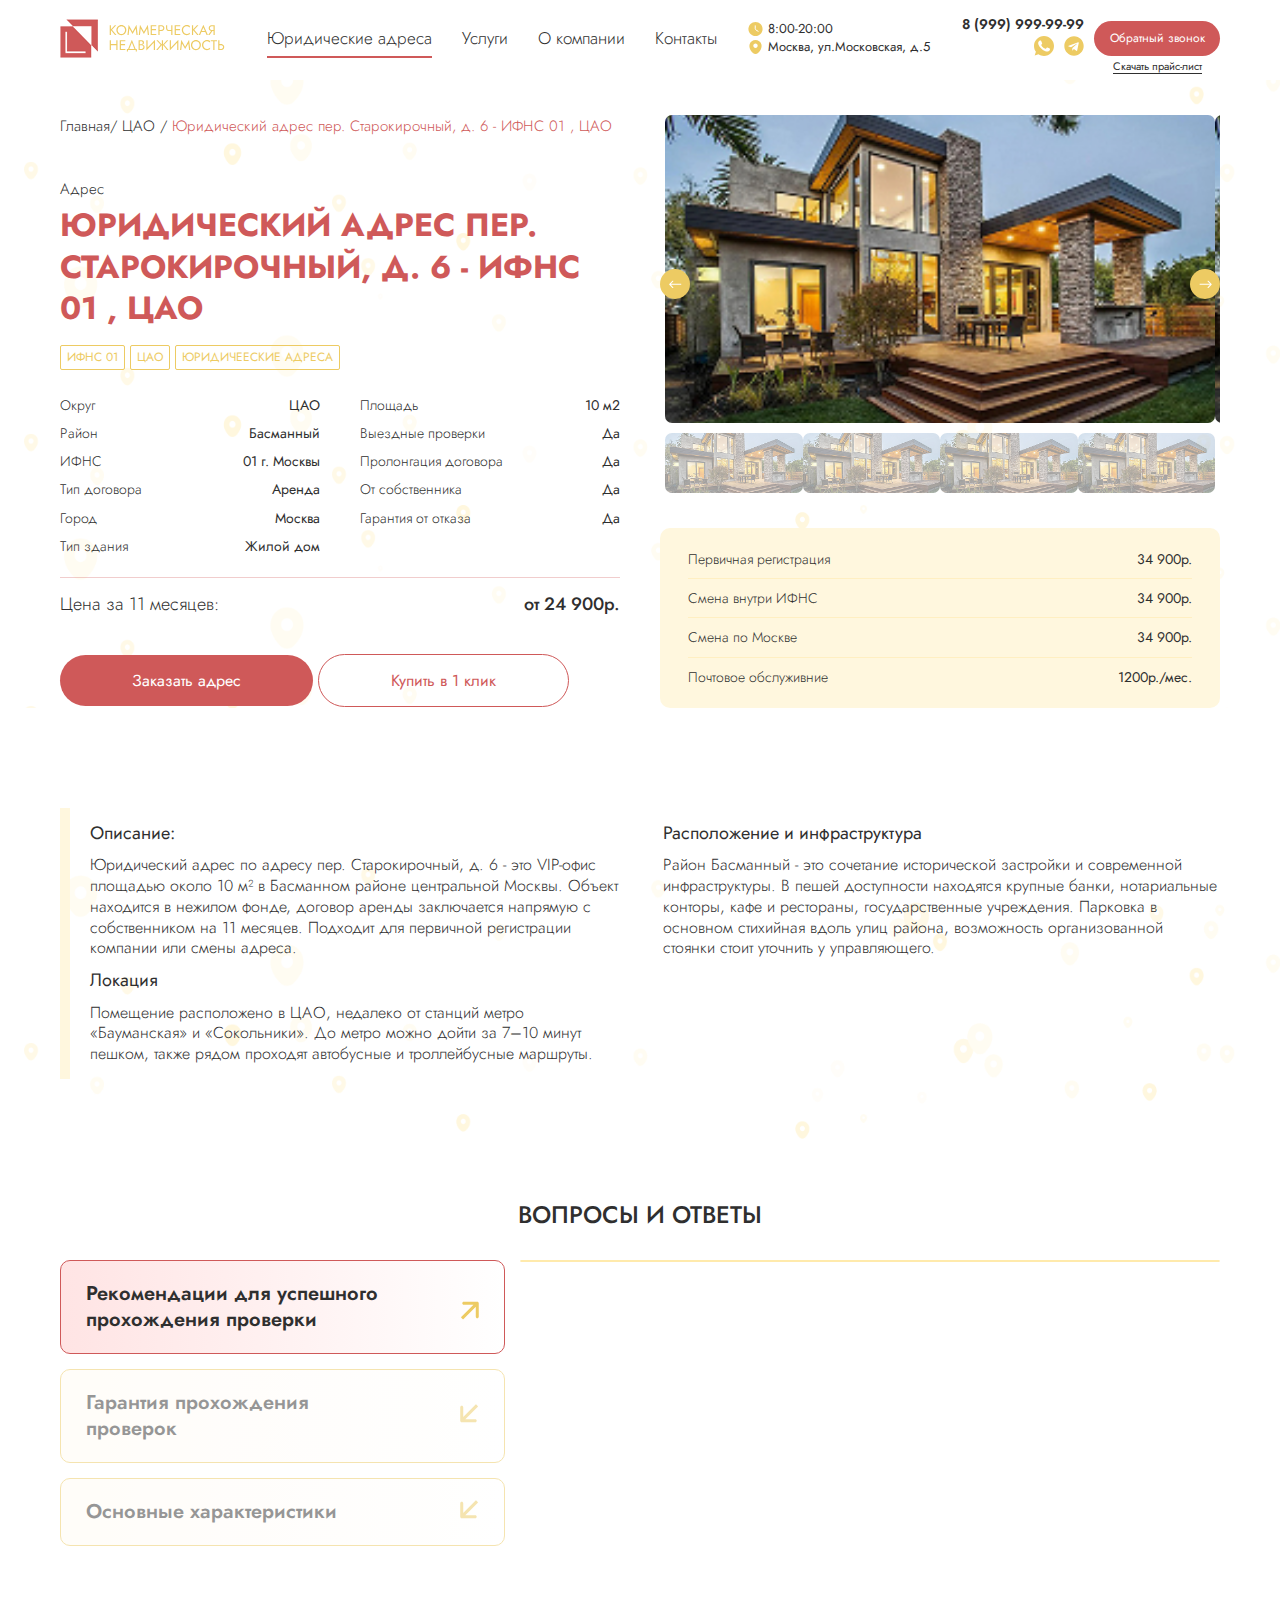
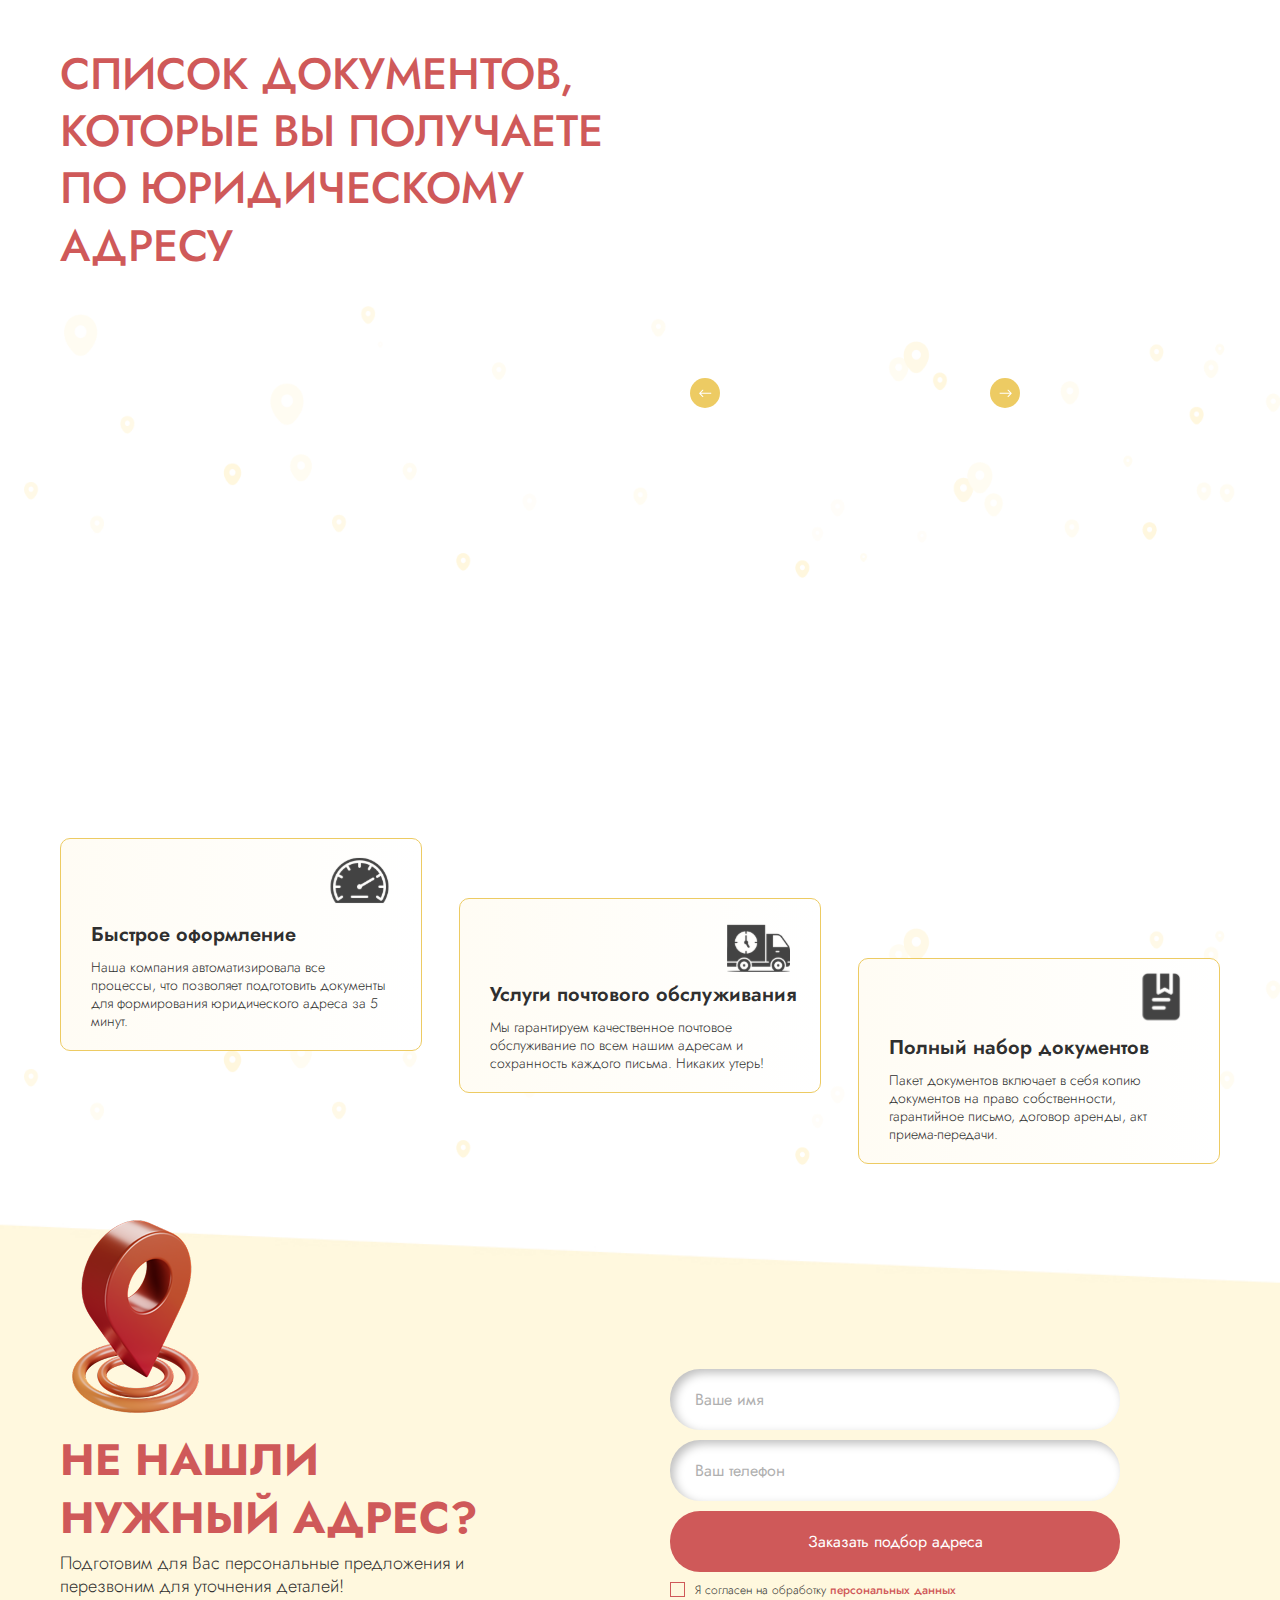
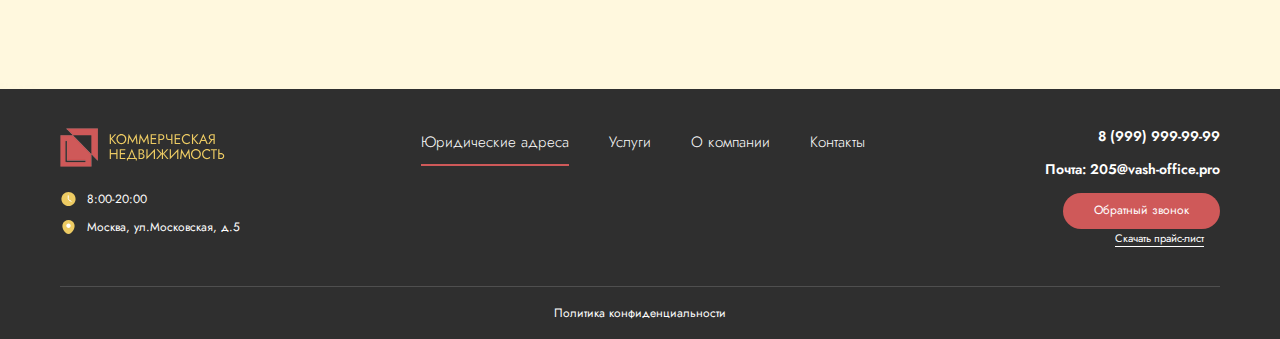
<file: single.html>
<!DOCTYPE html>
<html lang="ru">
<head>
    <meta charset="UTF-8">
    <meta name="viewport" content="width=device-width, initial-scale=1.0">
    <link rel="stylesheet" href="css/style.css">
    <title>Коммерческая недвижимость</title>
    <link rel="icon" href="img/favicon/favicon.ico" type="image/x-icon">
</head>
<body>
    <div class="wrapper">
        <header class="header">
            <div class="container">
                <div class="header__inner">
                    <div class="header__menu">
                        <a href="#" class="logo">
                            <img src="img/logo/logo.svg" alt="Логотип компании 'Коммерчиская недвижимость'">
                        </a>
                        <nav class="header__nav">
                            <ul class="header__nav-list">
                                <li class="header__nav-item"><a class="header__nav-link active" href="#">Юридические адреса</a></li>
                                <li class="header__nav-item"><a class="header__nav-link" href="#cards">Услуги</a></li>
                                <li class="header__nav-item"><a class="header__nav-link" href="#text">О компании</a></li>
                                <li class="header__nav-item"><a class="header__nav-link" href="#footer">Контакты</a></li>
                                <li class="header__btns header__btns-mobile">
                                    <a class="header__btn" href="#application">Обратный звонок</a>
                                    <a class="header__btn-down" href="/down/тест.txt" download>Скачать прайс-лист</a>
                                </li>
                                <li class="header__column">
                                    <div class="header__column-time">
                                        <img src="img/icons/clock.svg" alt="">
                                        <p>8:00-20:00</p>
                                    </div>
                                    <div class="header__column-address">
                                        <img src="img/icons/mark.svg" alt="">
                                        <p>Москва, ул.Московская, д.5</p>
                                    </div>
                                </li>
                            </ul>
                        </nav>
                    </div>

                    <div class="header__info">
                        <div class="header__numbers">
                            <a class="header__number" href="tel:+79999999999">8 (999) 999-99-99</a>
                            <div class="header__socials">
                                <a class="header__social" href="#">
                                    <svg width="20" height="20" viewBox="0 0 20 20" fill="none" xmlns="http://www.w3.org/2000/svg">
                                        <g clip-path="url(#clip0_121_33)">
                                        <path fill-rule="evenodd" clip-rule="evenodd" d="M15.821 14.1211C15.58 14.8033 14.622 15.3677 13.858 15.5327C13.335 15.6437 12.653 15.7316 10.355 14.7793C7.774 13.71 4.19 9.90097 4.19 7.36621C4.19 6.07582 4.934 4.57324 6.235 4.57324C6.861 4.57324 6.999 4.58545 7.205 5.07959C7.446 5.66177 8.034 7.09612 8.104 7.24316C8.393 7.84634 7.80999 8.19945 7.38699 8.72461C7.25199 8.88265 7.099 9.05358 7.27 9.34766C7.44 9.63575 8.028 10.5941 8.892 11.3633C10.008 12.3576 10.913 12.675 11.237 12.8101C11.478 12.9101 11.766 12.8868 11.942 12.6987C12.165 12.4577 12.442 12.0577 12.724 11.6636C12.923 11.3815 13.176 11.3463 13.441 11.4463C13.62 11.5083 15.895 12.5648 15.991 12.7339C16.062 12.8569 16.062 13.4389 15.821 14.1211ZM10.002 0H9.99699C4.48399 0 0 4.48535 0 10C0 12.1867 0.705007 14.2153 1.90401 15.8608L0.658005 19.5767L4.50101 18.3486C6.08201 19.395 7.969 20 10.002 20C15.515 20 20 15.5146 20 10C20 4.48535 15.515 0 10.002 0Z" fill="#EDCB63"/>
                                        </g>
                                        <defs>
                                        <clipPath id="clip0_121_33">
                                        <rect width="20" height="20" fill="white"/>
                                        </clipPath>
                                        </defs>
                                    </svg>
                                </a>
                                <a class="header__social" href="#">
                                    <svg width="20" height="20" viewBox="0 0 20 20" fill="none" xmlns="http://www.w3.org/2000/svg">
                                        <g clip-path="url(#clip0_121_43)">
                                        <path d="M10 0.3125C4.64813 0.3125 0.3125 4.64875 0.3125 10C0.3125 15.3513 4.64875 19.6875 10 19.6875C15.3519 19.6875 19.6875 15.3513 19.6875 10C19.6875 4.64875 15.3513 0.3125 10 0.3125ZM14.7581 6.94938L13.1681 14.4419C13.0506 14.9731 12.7344 15.1019 12.2931 14.8519L9.87125 13.0669L8.70313 14.1919C8.57438 14.3206 8.465 14.43 8.215 14.43L8.38687 11.965L12.875 7.91C13.0706 7.73813 12.8319 7.64062 12.5738 7.8125L7.02688 11.3044L4.63625 10.5581C4.11688 10.3944 4.105 10.0387 4.74562 9.78875L14.0856 6.18688C14.5194 6.03063 14.8981 6.2925 14.7575 6.94875L14.7581 6.94938Z" fill="#EDCB63"/>
                                        </g>
                                        <defs>
                                        <clipPath id="clip0_121_43">
                                        <rect width="20" height="20" fill="white"/>
                                        </clipPath>
                                        </defs>
                                    </svg>
                                </a>
                            </div>
                        </div>
                        <div class="header__btns">
                            <a class="header__btn open-modal" href="#">Обратный звонок</a>
                            <a class="header__btn-down" href="/down/тест.txt" download>Скачать прайс-лист</a>
                        </div>
                        <a class="burger-icon" href="#">
                            <span></span>
                        </a>
                    </div>
                </div>
                
                
            </div>
        </header>

        <main class="main">

            <section class="product">
                <div class="container">
                    <div class="prodact__inner">
                        <div class="product__column">
                            <div class="breadcrumbs"><p><a href="index.html">Главная</a>/ ЦАО / <span>Юридический адрес пер. Старокирочный, д. 6 - ИФНС 01 , ЦАО</span></p></div>
                            <p class="product__subtitle">Адрес</p>
                            <h1 class="product__title">Юридический адрес пер. Старокирочный, д. 6 - ИФНС 01 , ЦАО</h1>
                            <div class="product__desktop">
                                <div class="product__categories">
                                <div class="card-filter">ифнс 01</div>
                                <div class="card-filter">цао</div>
                                <div class="card-filter">юРИДИЧЕЕСКИЕ АДРЕСА</div>
                            </div>

                            
                            <div class="product__description">
                                <ul class="description__list">
                                    <li class="decription__item">
                                        <p class="decription__item-name">Округ</p>
                                        <p class="decription__item-result">ЦАО</p>
                                    </li>
                                    <li class="decription__item">
                                        <p class="decription__item-name">Район</p>
                                        <p class="decription__item-result">Басманный</p>
                                    </li>
                                    <li class="decription__item">
                                        <p class="decription__item-name">ИФНС</p>
                                        <p class="decription__item-result">01 г. Москвы</p>
                                    </li>
                                    <li class="decription__item">
                                        <p class="decription__item-name">Тип договора</p>
                                        <p class="decription__item-result">Аренда</p>
                                    </li>
                                    <li class="decription__item">
                                        <p class="decription__item-name">Город</p>
                                        <p class="decription__item-result">Москва</p>
                                    </li>
                                    <li class="decription__item">
                                        <p class="decription__item-name">Тип здания</p>
                                        <p class="decription__item-result">Жилой дом</p>
                                    </li>
                                </ul>
                                <ul class="description__list">
                                    <li class="decription__item">
                                        <p class="decription__item-name">Площадь</p>
                                        <p class="decription__item-result">10 м2</p>
                                    </li>
                                    <li class="decription__item">
                                        <p class="decription__item-name">Выездные проверки</p>
                                        <p class="decription__item-result">Да</p>
                                    </li>
                                    <li class="decription__item">
                                        <p class="decription__item-name">Пролонгация договора</p>
                                        <p class="decription__item-result">Да</p>
                                    </li>
                                    <li class="decription__item">
                                        <p class="decription__item-name">От собственника</p>
                                        <p class="decription__item-result">Да</p>
                                    </li>
                                    <li class="decription__item">
                                        <p class="decription__item-name">Гарантия от отказа</p>
                                        <p class="decription__item-result">Да</p>
                                    </li>
                                </ul>
                            </div>

                            <div class="product__cost">
                                <p class="product__cost-name">Цена за 11 месяцев:</p>
                                <p class="product__cost-result">от 24 900р.</p>
                            </div>
                            <div class="product__btns">
                                <a href="#" class="open-modal">Заказать адрес</a>
                                <a href="#" >Купить в 1 клик</a>
                            </div>
                            </div>
                        </div>
                        <div class="product__column">
                            <div class="product__slider">
                                <div class="product__slider-main swiper">
                                    <div class="swiper-wrapper">
                                        <div class="swiper-slide product__slide-main">
                                            <img src="img/decor/card-img.jpg" alt="">
                                        </div>
                                        <div class="swiper-slide product__slide-main">
                                            <img src="img/decor/card-img.jpg" alt="">
                                        </div>
                                        <div class="swiper-slide product__slide-main">
                                            <img src="img/decor/card-img.jpg" alt="">
                                        </div>
                                        <div class="swiper-slide product__slide-main">
                                            <img src="img/decor/card-img.jpg" alt="">
                                        </div>
                                    </div>

                                    <div class="product-arrows">
                                        <div class="product-prev disable-swiper-button-prev">
                                            <svg width="13" height="9" viewBox="0 0 13 9" fill="none" xmlns="http://www.w3.org/2000/svg">
                                            <path d="M0.309654 4.7266C0.114392 4.53134 0.114392 4.21476 0.309654 4.01949L3.49164 0.837513C3.6869 0.642251 4.00348 0.642251 4.19874 0.837513C4.394 1.03278 4.394 1.34936 4.19874 1.54462L1.37031 4.37305L4.19874 7.20147C4.394 7.39674 4.394 7.71332 4.19874 7.90858C4.00348 8.10384 3.6869 8.10384 3.49164 7.90858L0.309654 4.7266ZM12.2246 4.37305V4.87305L0.663208 4.87305V4.37305V3.87305L12.2246 3.87305V4.37305Z" fill="white"/>
                                            </svg>
                                        </div>
                                        <div class="product-next disable-swiper-button-next">
                                            <svg width="13" height="9" viewBox="0 0 13 9" fill="none" xmlns="http://www.w3.org/2000/svg">
                                            <path d="M12.579 4.7266C12.7743 4.53134 12.7743 4.21476 12.579 4.01949L9.39704 0.837513C9.20177 0.642251 8.88519 0.642251 8.68993 0.837513C8.49467 1.03278 8.49467 1.34936 8.68993 1.54462L11.5184 4.37305L8.68993 7.20147C8.49467 7.39674 8.49467 7.71332 8.68993 7.90858C8.88519 8.10384 9.20177 8.10384 9.39704 7.90858L12.579 4.7266ZM0.664062 4.37305V4.87305L12.2255 4.87305V4.37305V3.87305L0.664062 3.87305V4.37305Z" fill="white"/>
                                            </svg>
                                        </div>
                                        
                                    </div>
                                </div>


                                <div thumbsSlider="" class="product__slider-thumbs swiper">
                                    <div class="swiper-wrapper">
                                        <div class="swiper-slide product__slide-thumbs">
                                            <img src="img/decor/card-img.jpg" alt="">
                                        </div>
                                        <div class="swiper-slide product__slide-thumbs">
                                            <img src="img/decor/card-img.jpg" alt="">
                                        </div>
                                        <div class="swiper-slide product__slide-thumbs">
                                            <img src="img/decor/card-img.jpg" alt="">
                                        </div>
                                        <div class="swiper-slide product__slide-thumbs">
                                            <img src="img/decor/card-img.jpg" alt="">
                                        </div>
                                    </div> 
                                </div> 
                            </div>



                            <div class="product__mobile">
                                <div class="product__categories">
                                <div class="card-filter">ифнс 01</div>
                                <div class="card-filter">цао</div>
                                <div class="card-filter">юРИДИЧЕЕСКИЕ АДРЕСА</div>
                            </div>

                            
                            <div class="product__description">
                                <ul class="description__list">
                                    <li class="decription__item">
                                        <p class="decription__item-name">Округ</p>
                                        <p class="decription__item-result">ЦАО</p>
                                    </li>
                                    <li class="decription__item">
                                        <p class="decription__item-name">Район</p>
                                        <p class="decription__item-result">Басманный</p>
                                    </li>
                                    <li class="decription__item">
                                        <p class="decription__item-name">ИФНС</p>
                                        <p class="decription__item-result">01 г. Москвы</p>
                                    </li>
                                    <li class="decription__item">
                                        <p class="decription__item-name">Тип договора</p>
                                        <p class="decription__item-result">Аренда</p>
                                    </li>
                                    <li class="decription__item">
                                        <p class="decription__item-name">Город</p>
                                        <p class="decription__item-result">Москва</p>
                                    </li>
                                    <li class="decription__item">
                                        <p class="decription__item-name">Тип здания</p>
                                        <p class="decription__item-result">Жилой дом</p>
                                    </li>
                                </ul>
                                <ul class="description__list">
                                    <li class="decription__item">
                                        <p class="decription__item-name">Площадь</p>
                                        <p class="decription__item-result">10 м2</p>
                                    </li>
                                    <li class="decription__item">
                                        <p class="decription__item-name">Выездные проверки</p>
                                        <p class="decription__item-result">Да</p>
                                    </li>
                                    <li class="decription__item">
                                        <p class="decription__item-name">Пролонгация договора</p>
                                        <p class="decription__item-result">Да</p>
                                    </li>
                                    <li class="decription__item">
                                        <p class="decription__item-name">От собственника</p>
                                        <p class="decription__item-result">Да</p>
                                    </li>
                                    <li class="decription__item">
                                        <p class="decription__item-name">Гарантия от отказа</p>
                                        <p class="decription__item-result">Да</p>
                                    </li>
                                </ul>
                            </div>

                        
                            </div>


                            <div class="product__price">
                                <ul class="price__list">
                                    <li class="price__item">
                                        <p class="price__item-name">Первичная регистрация</p>
                                        <p class="price__item-price">34 900р.</p>
                                    </li>
                                    <li class="price__item">
                                        <p class="price__item-name">Смена внутри ИФНС</p>
                                        <p class="price__item-price">34 900р.</p>
                                    </li>
                                    <li class="price__item">
                                        <p class="price__item-name">Смена по Москве</p>
                                        <p class="price__item-price">34 900р.</p>
                                    </li>
                                    <li class="price__item">
                                        <p class="price__item-name">Почтовое обслуживние</p>
                                        <p class="price__item-price">1200р./мес.</p>
                                    </li>
                                </ul>
                            </div>


                            <div class="product__mobile">
                                <div class="product__cost">
                                <p class="product__cost-name">Цена за 11 месяцев:</p>
                                <p class="product__cost-result">от 24 900р.</p>
                            </div>
                            <div class="product__btns">
                                <a href="#" class="open-modal">Заказать адрес</a>
                                <a href="#" >Купить в 1 клик</a>
                            </div>
                            </div>
                        </div>
                    </div>
                </div>
            </section>




            <section class="text general-bg">
            <div class="container">
                <div class="text__inner">
                    <div class="text__column">
                        <h3 class="text__column-title">Описание:</h3>
                        <p>
                            Юридический адрес по адресу пер. Старокирочный, д. 6 - это VIP-офис площадью около 10 м² 
                            в Басманном районе центральной Москвы. Объект находится в нежилом фонде, договор аренды 
                            заключается напрямую с собственником на 11 месяцев. Подходит для первичной регистрации компании или смены адреса.
                        </p>
                        <h3 class="text__column-title">Локация</h3>
                       <p>
                        Помещение расположено в ЦАО, недалеко от станций метро «Бауманская» и «Сокольники». 
                        До метро можно дойти за 7–10 минут пешком, также рядом проходят автобусные и троллейбусные маршруты.
                       </p>
                       
                    </div>
                    <div class="text__column">
                        <h3 class="text__column-title">Расположение и инфраструктура</h3>
                        <p>
                            Район Басманный - это сочетание исторической застройки и современной инфраструктуры. 
                            В пешей доступности находятся крупные банки, нотариальные конторы, кафе и рестораны, 
                            государственные учреждения. Парковка в основном стихийная вдоль улиц района, 
                            возможность организованной стоянки стоит уточнить у управляющего.
                        </p>  
                    </div>
                </div>
            </div>
            </section>



            <section class="questions ">
            <div class="container">
                <h6 class="questions__title">Вопросы и ответы</h6>
                <div class="questions__body questions__single-page">
                    <div class="">
                        <ul class="accordion-list">
                            <li class="accordion-list__item accordion-list__item--opened">
                                <a class="accordion-list__control" href="#">
                                    <div class="accordion-list__control-name">
                                        <h6 class="accordion-list__control-title">Рекомендации для успешного прохождения проверки</h6>
                                    </div>
                                    <div class="accordion-list__control-icon">
                                        <svg width="19" height="19" viewBox="0 0 19 19" fill="none" xmlns="http://www.w3.org/2000/svg">
                                            <path d="M0.227356 16.6363C0.227356 17.4647 0.898928 18.1363 1.72736 18.1363L15.2274 18.1363C16.0558 18.1363 16.7274 17.4647 16.7274 16.6363C16.7274 15.8079 16.0558 15.1363 15.2274 15.1363H3.22736V3.13629C3.22736 2.30786 2.55578 1.63629 1.72736 1.63629C0.898928 1.63629 0.227355 2.30786 0.227355 3.13629L0.227356 16.6363ZM17 1.36365L15.9393 0.302987L0.666695 15.5756L1.72736 16.6363L2.78802 17.697L18.0607 2.42431L17 1.36365Z" fill="#EDCB63"/>
                                        </svg>
                                    </div>
                                </a>

                                <div class="accordion-list__content">
                                    <div class="accordion-content">
                                        <div class="answer-question__icon">?</div>
                                            <div class="answer-question">
                                            <p class="question">Рекомендации для успешного прохождения проверки</p>
                                            <ul class="answer">
                                                <li>Обязательно присутствие сотрудника или представителя компании при визите проверяющих;</li>
                                                <li>Подготовьте устав, бухгалтерские справки, договоры и иные документы, отражающие деятельность;</li>
                                                <li>Возьмите ноутбук или технику, подтверждающую профиль юридического лица;</li>
                                                <li>Заранее согласуйте дату и время визита с собственником.</li>
                                            </ul>
                                        </div>
                                    </div>
                                </div>
                            </li>


                            <li class="accordion-list__item">
                                <a class="accordion-list__control" href="#">
                                    <div class="accordion-list__control-name">
                                        <h6 class="accordion-list__control-title">Гарантия прохождения проверок</h6>
                                    </div>
                                    <div class="accordion-list__control-icon">
                                        <svg width="19" height="19" viewBox="0 0 19 19" fill="none" xmlns="http://www.w3.org/2000/svg">
                                            <path d="M0.227356 16.6363C0.227356 17.4647 0.898928 18.1363 1.72736 18.1363L15.2274 18.1363C16.0558 18.1363 16.7274 17.4647 16.7274 16.6363C16.7274 15.8079 16.0558 15.1363 15.2274 15.1363H3.22736V3.13629C3.22736 2.30786 2.55578 1.63629 1.72736 1.63629C0.898928 1.63629 0.227355 2.30786 0.227355 3.13629L0.227356 16.6363ZM17 1.36365L15.9393 0.302987L0.666695 15.5756L1.72736 16.6363L2.78802 17.697L18.0607 2.42431L17 1.36365Z" fill="#EDCB63"/>
                                        </svg>
                                    </div>
                                </a>



                                <div class="accordion-list__content question-2">
                                    <div class="accordion-content">
                                        <div class="answer-question__icon">?</div>
                                            <div class="answer-question">
                                            <p class="question">Рекомендации для успешного прохождения проверки</p>
                                            <ul class="answer">
                                                <li>Обязательно присутствие сотрудника или представителя компании при визите проверяющих;</li>
                                                <li>Подготовьте устав, бухгалтерские справки, договоры и иные документы, отражающие деятельность;</li>
                                                <li>Возьмите ноутбук или технику, подтверждающую профиль юридического лица;</li>
                                                <li>Заранее согласуйте дату и время визита с собственником.</li>
                                            </ul>
                                        </div>
                                    </div>
                                </div>
                            </li>



                             <li class="accordion-list__item">
                                <a class="accordion-list__control" href="#">
                                    <div class="accordion-list__control-name">
                                        <h6 class="accordion-list__control-title">Основные характеристики</h6>
                                    </div>
                                    <div class="accordion-list__control-icon">
                                        <svg width="19" height="19" viewBox="0 0 19 19" fill="none" xmlns="http://www.w3.org/2000/svg">
                                            <path d="M0.227356 16.6363C0.227356 17.4647 0.898928 18.1363 1.72736 18.1363L15.2274 18.1363C16.0558 18.1363 16.7274 17.4647 16.7274 16.6363C16.7274 15.8079 16.0558 15.1363 15.2274 15.1363H3.22736V3.13629C3.22736 2.30786 2.55578 1.63629 1.72736 1.63629C0.898928 1.63629 0.227355 2.30786 0.227355 3.13629L0.227356 16.6363ZM17 1.36365L15.9393 0.302987L0.666695 15.5756L1.72736 16.6363L2.78802 17.697L18.0607 2.42431L17 1.36365Z" fill="#EDCB63"/>
                                        </svg>
                                    </div>
                                </a>



                                <div class="accordion-list__content question-3">
                                    <div class="accordion-content">
                                        <div class="answer-question__icon">?</div>
                                            <div class="answer-question">
                                            <p class="question">Рекомендации для успешного прохождения проверки</p>
                                            <ul class="answer">
                                                <li>Обязательно присутствие сотрудника или представителя компании при визите проверяющих;</li>
                                                <li>Подготовьте устав, бухгалтерские справки, договоры и иные документы, отражающие деятельность;</li>
                                                <li>Возьмите ноутбук или технику, подтверждающую профиль юридического лица;</li>
                                                <li>Заранее согласуйте дату и время визита с собственником.</li>
                                            </ul>
                                        </div>
                                    </div>
                                </div>
                            </li>
                        </ul>
                    </div>
                </div>
            </div>
            </section>


            <section class="documents general-bg">
            <div class="container">
                <div class="documents__inner">
                    <h6 class="documents__title title">Список документов, которые вы получаете по юридическому адресу</h6>
                    <div class="documents__slider">
                        <div class="document-swiper swiper">
                            <div class="document-wrapper swiper-wrapper">
                                <a class="document-slide swiper-slide" href="img/decor/slide-1.jpg" data-fslightbox="doc">
                                    <img src="img/decor/slide-1.jpg" alt="Изображение слайдера">
                                </a>
                                <a class="document-slide swiper-slide" href="img/decor/slide-2.jpg" data-fslightbox="doc">
                                    <img src="img/decor/slide-2.jpg" alt="Изображение слайдера">
                                </a>
                                <a class="document-slide swiper-slide" href="img/decor/slide-3.jpg" data-fslightbox="doc">
                                    <img src="img/decor/slide-3.jpg" alt="Изображение слайдера">
                                </a>
                            </div>
                        
                        </div>
                            <div class="document__navigation">
                                <div class="document__prev disable-swiper-button-prev">
                                    <svg width="13" height="9" viewBox="0 0 13 9" fill="none" xmlns="http://www.w3.org/2000/svg">
                                        <path d="M0.309654 4.7266C0.114392 4.53134 0.114392 4.21476 0.309654 4.01949L3.49164 0.837513C3.6869 0.642251 4.00348 0.642251 4.19874 0.837513C4.394 1.03278 4.394 1.34936 4.19874 1.54462L1.37031 4.37305L4.19874 7.20147C4.394 7.39674 4.394 7.71332 4.19874 7.90858C4.00348 8.10384 3.6869 8.10384 3.49164 7.90858L0.309654 4.7266ZM12.2246 4.37305V4.87305L0.663208 4.87305V4.37305V3.87305L12.2246 3.87305V4.37305Z" fill="white"/>
                                    </svg>
                                </div>
                                <div class="document__next disable-swiper-button-next">
                                    <svg width="13" height="9" viewBox="0 0 13 9" fill="none" xmlns="http://www.w3.org/2000/svg">
                                        <path d="M12.579 4.7266C12.7743 4.53134 12.7743 4.21476 12.579 4.01949L9.39704 0.837513C9.20177 0.642251 8.88519 0.642251 8.68993 0.837513C8.49467 1.03278 8.49467 1.34936 8.68993 1.54462L11.5184 4.37305L8.68993 7.20147C8.49467 7.39674 8.49467 7.71332 8.68993 7.90858C8.88519 8.10384 9.20177 8.10384 9.39704 7.90858L12.579 4.7266ZM0.664062 4.37305V4.87305L12.2255 4.87305V4.37305V3.87305L0.664062 3.87305V4.37305Z" fill="white"/>
                                    </svg>
                                </div>
                            </div>
                    </div>
                </div>
            </div>
            </section>


            <section class="advantages general-bg">
            <div class="container">
                <div class="advantages___inner">
                    <div class="advantage">
                        <div class="advantage__img">
                            <img src="img/icons/speed.svg" alt="">
                        </div>
                        <h5 class="advantage__title">Быстрое оформление</h5>
                        <p class="advantage__text">Наша компания автоматизировала все процессы, что позволяет подготовить документы для формирования юридического адреса за 5 минут.</p>
                    </div>
                    <div class="advantage">
                        <div class="advantage__img">
                            <img src="img/icons/delivery-time.svg" alt="">
                        </div>
                        <h5 class="advantage__title">Услуги почтового обслуживания</h5>
                        <p class="advantage__text">Мы гарантируем качественное почтовое обслуживание по всем нашим адресам и сохранность каждого письма. Никаких утерь!</p>
                    </div>
                    <div class="advantage">
                        <div class="advantage__img">
                            <img src="img/icons/document.svg" alt="">
                        </div>
                        <h5 class="advantage__title">Полный набор документов</h5>
                        <p class="advantage__text">Пакет документов включает в себя копию документов на право собственности, гарантийное письмо, договор аренды, акт приема-передачи.</p>
                    </div>
                </div>
            </div>
            </section>


            <section class="application__single-size" id="application">
            <div class="container">
                <div class="application__inner">
                    <div class="application__info">
                        <div class="application__img">
                            <img src="img/decor/mark.png" alt="">
                        </div>
                        <h6 class="application__title title">Не нашли нужный адрес?</h6>
                        <p class="application__text">Подготовим для Вас персональные предложения и перезвоним для уточнения деталей!</p>
                    </div>
                    <form class="application__form">
                        <input type="text" placeholder="Ваше имя" required>
                        <input type="tel" placeholder="Ваш телефон"  required>
                        <button>Заказать подбор адреса</button>
                        <div class="application__form-chexbox">
                            <input class="form-chexbox" type="checkbox" required>
                            <span class="form-chexbox-text">Я согласен на обработку<a href="#" target="_blank"> персональных данных</a></span>
                        </div>
                    </form>
                </div>
            </div>
        </section>
        </main>


        <footer class="footer" id="footer">
            <div class="container">
                <div class="footer__hero">
                    <div class="footer__column">
                        <a href="#" class="logo footer-logo">
                            <img src="img/logo/logo.svg" alt="Логотип компании 'Коммерчиская недвижимость'">
                        </a>
                        <div class="footer__column-desktop">
                            <div class="footer__info-time">
                                <img src="img/icons/clock.svg" alt="">
                                <p>8:00-20:00</p>
                            </div>
                            <div class="footer__info-address">
                                <img src="img/icons/mark.svg" alt="">
                                <p>Москва, ул.Московская, д.5</p>
                            </div>
                        </div>
                        <div class="footer__column-mobile">
                            <a class="footer__info-numder" href="tel:+79999999999">8 (999) 999-99-99</a>
                            <a class="footer__info-numder" href="mailto:205@vash-office.pro">Почта: 205@vash-office.pro</a>
                            <div class="footer__btns">
                                <a class="footer__btn  open-modal" href="#">Обратный звонок</a>
                                <a class="footer__btn-down" href="/down/тест.txt" download>Скачать прайс-лист</a>
                            </div>
                        </div>
                    </div>
                    
                    <div class="footer__column">
                        <nav class="footer__nav">
                            <ul class="footer__nav-list">
                                <li class="footer__nav-item"><a class="footer__nav-link active" href="#">Юридические адреса</a></li>
                                <li class="footer__nav-item"><a class="footer__nav-link" href="#cards">Услуги</a></li>
                                <li class="footer__nav-item"><a class="footer__nav-link" href="#text">О компании</a></li>
                                <li class="footer__nav-item"><a class="footer__nav-link" href="#">Контакты</a></li>
                            </ul>
                        </nav>
                    </div>

                    <div class="footer__column">
                        <div class="footer__column-desktop">
                            <a class="footer__info-numder" href="tel:+79999999999">8 (999) 999-99-99</a>
                            <a class="footer__info-numder" href="mailto:205@vash-office.pro">Почта: 205@vash-office.pro</a>
                            <div class="footer__btns">
                                <a class="footer__btn  open-modal" href="#">Обратный звонок</a>
                                <a class="footer__btn-down" href="/down/тест.txt" download>Скачать прайс-лист</a>
                            </div>
                        </div>
                        <div class="footer__column-mobile">
                            <div class="footer__info-time">
                                <img src="img/icons/clock.svg" alt="">
                                <p>8:00-20:00</p>
                            </div>
                            <div class="footer__info-address">
                                <img src="img/icons/mark.svg" alt="">
                                <p>Москва, ул.Московская, д.5</p>
                            </div>
                        </div>
                    </div>
                </div>
                
                <div class="footer__bottom">
                    <a href="#" target="_blank">Политика конфиденциальности</a>
                </div>
            </div>
        </footer>  
    </div>

    <div class="modal">
        <div class="modal__window">
            <a class="modal__cancel"  href="#">
                <svg width="24" height="24" viewBox="0 0 24 24" fill="none" xmlns="http://www.w3.org/2000/svg">
                    <rect x="0.75" y="0.75" width="22.5" height="22.5" rx="11.25" stroke="#E1D9E1" stroke-width="1.5"/>
                    <path d="M6.75781 17.2433L12.0008 12.0003L17.2438 17.2433M17.2438 6.75732L11.9998 12.0003L6.75781 6.75732" stroke="#E1D9E1" stroke-width="1.5" stroke-linecap="round" stroke-linejoin="round"/>
                </svg>
            </a>
            <div class="modal__info">
                <img class="modal-bg" src="img/decor/modal-bg.png" alt="">
                <img class="modal-img" src="img/decor/mark.png" alt="">
                <h2 class="modal__title title">Заполните данные:</h2>
                <p class="modal__text">Для быстрой онлайн-заявки заполните форму. Мы вам перезвоним для уточнения деталей.</p>
            </div>
                <form class="application__form">
                        <input type="text" placeholder="Ваше имя" required>
                        <input type="tel" placeholder="Ваш телефон"  required>
                        <input type="email" placeholder="Ваш email">
                        <textarea name="" id="" placeholder="Ваш комментарий" maxlength="200" rows="3"></textarea>
                        <button onclick="event.stopPropagation()" type="submit">Отправить</button>
                        <div class="application__form-chexbox">
                            <input class="modal-chexbox" type="checkbox" onclick="event.stopPropagation()" required>
                            <span class="form-chexbox-text">Я согласен на обработку<a href="#" target="_blank"> персональных данных</a></span>
                        </div>
            </form>
        </div>
    </div>

    
    <script src="js/fslightbox.js"></script>
    <script src="js/inputmask.min.js"></script>
    <script src="js/swiper-bundle.min.js"></script>
    <script src="js/script.js"></script>
</body>
</html>
</file>
<file: css/style.css>
@import url("font.css");
@import url("reset.css");
@import url("swiper-bundle.min.css");

:root {
  --general-text: #2f2f2f;
  --accent: #cf5959;
  --border-btn: 30px;
}

html {
  scroll-behavior: smooth;
  scroll-padding-top: 5vw;
}
body {
  font-family: "Jost", "Arial", san-serif;
  line-height: 1.3;
  color: var(--general-text);
}
.wrapper {
  min-height: 100%;
  width: 100%;
  overflow: hidden;
  display: flex;
  flex-direction: column;
}
.container {
  max-width: 1190px;
  margin: 0 auto;
  padding: 0 15px;
  height: 100%;
}
.body--opened-menu,
.body--opened-modal {
  overflow: hidden;
}
/* modal */
.modal {
  position: fixed;
  inset: 0;
  background-color: #0000008d;
  z-index: 11111;
  display: flex;
  justify-content: center;
  align-items: center;
  opacity: 0;
  visibility: hidden;
  transition: all 0.4s;
  padding: 15px;
}
.modal__window {
  background-color: #fff7de;
  border-radius: 20px;
  padding: 38px 54px 48px 48px;
  position: relative;
  max-width: 964px;
  display: flex;
  align-items: center;
  gap: 22px 45px;
}
.modal__window .application__form {
  margin-right: 0;
}
.modal__cancel {
  position: absolute;
  width: 40px;
  height: 40px;
  top: 20px;
  right: 20px;
  z-index: 11;
}
.modal__cancel path,
.modal__cancel rect {
  transition: all 0.4s;
}
.modal__cancel:hover path,
.modal__cancel:hover rect {
  stroke: #ac907a;
}
.modal__info {
  position: relative;
  z-index: 1;
}
.modal-bg {
  position: absolute;
  top: 10%;
  z-index: -1;
}
.modal-img {
  max-width: 179.69px;
  margin-left: -30px;
  margin-bottom: 80px;
}
.modal__title {
  font-weight: bold;
  text-transform: uppercase;
  margin-bottom: 5px;
}
.modal__text {
  width: 369.8px;
  font-size: 18px;
  font-weight: 300;
}
.application__form {
  z-index: 1;
}
.application__form input[type="text"],
.application__form input[type="tel"],
.application__form input[type="email"],
.application__form textarea {
  border-radius: var(--border-btn);
  padding: 19px 25px;
  box-shadow: inset 4px 4px 10px 0px #00000040;
  font-size: 16px;
  font-weight: normal;
  overflow: hidden;
}
.application__form textarea {
  max-width: 450px;
  max-height: 100px;
  min-height: 100px;
  height: 100%;
  width: 100%;
  resize: none;
  overflow-y: auto;
}
.application__form textarea::placeholder,
.application__form input::placeholder {
  font-size: 16px;
  font-weight: normal;
  color: #b0b0b0;
}

.modal-chexbox {
  appearance: none;
  border: 1px solid var(--accent);
  width: 15px;
  height: 15px;
  transition: all 0.4s;
  flex-shrink: 0;
  cursor: pointer;
  position: relative;
  z-index: 1111;
}
.modal-chexbox::before {
  content: "";
  position: absolute;
  inset: 0;
  background: url("../img/icons/check.svg") 50% 50% no-repeat;
  opacity: 0;
  transition: all 0.4s;
}
.modal-chexbox:hover {
  border: 1.5px solid var(--accent);
}
.modal-chexbox:checked::before {
  opacity: 1;
}
.modal-chexbox:checked {
  background: var(--accent);
}

.body--opened-modal .modal{
  opacity: 1;
  visibility: visible;
}
/* modal#2 */
.modal-click{
   position: fixed;
  inset: 0;
  background-color: #0000008d;
  z-index: 11111;
  display: flex;
  justify-content: center;
  align-items: center;
  opacity: 0;
  visibility: hidden;
  transition: all 0.4s;
  padding: 15px;
}
.modal__window-click{
  background-color: #fff7de;
  border-radius: 20px;
  padding: 20px 30px;
  position: relative;
  max-width: 500px;
}
.modal-click-img{
  max-width: 100px;
}
.modal__info-click-title{
  display: flex;
  align-items: center;
}
.modal__text-click{
  margin: 0 auto;
  text-align: center;
  margin-bottom: 10px;
}
.body--opened-modal-click .modal-click{
  opacity: 1;
  visibility: visible;
}
/* -------------- */
.burger-icon {
  display: none;
  width: 50px;
  height: 50px;
  align-items: center;
  justify-content: center;
  z-index: 11;
}
.burger-icon span,
.burger-icon span::before,
.burger-icon span::after {
  display: block;
  background: var(--accent);
  width: 30px;
  height: 3px;
  border-radius: 100px;
  transition: all 0.4s;
}
.burger-icon span {
  position: relative;
}
.burger-icon span::before,
.burger-icon span::after {
  content: "";
  position: absolute;
}
.burger-icon span::before {
  top: -8px;
  transition: all 0.4s;
}
.burger-icon span::after {
  bottom: -8px;
  transition: all 0.4s;
}
.body--opened-menu .burger-icon span::before {
  top: 0px;
  transform: rotate(45deg);
}
.body--opened-menu .burger-icon span::after {
  bottom: 0px;
  transform: rotate(-45deg);
}
.body--opened-menu .burger-icon span {
  background: transparent;
}
.title {
  font-size: 44px;
  color: var(--accent);
}
.general-bg {
  background: url("../img/decor/bg.png") 50% 50% / contain no-repeat;
}
.product__mobile {
  display: none;
}
/* --header-------------------------------------------------------------------- */
.header {
  width: 100%;
  padding: 15px 0 17px;
  position: fixed;
  z-index: 111;
  background: #ffffff;
}
.header__inner {
  display: flex;
  align-items: center;
  justify-content: space-between;
}
.header__menu {
  display: flex;
  align-items: center;
  gap: 40px;
}
.logo {
  max-width: 167px;
}
.logo img {
  width: 100%;
}
.header__nav-list {
  display: flex;
  align-items: center;
  gap: 30px;
}
.header__nav-link {
  padding: 6px 0;
  font-size: 17px;
  font-weight: 300;
  transition: all 0.1s ease;
  border-bottom: 0px solid var(--accent);
}
.header__column {
  font-size: 13px;
}
.header__column-time,
.header__column-address {
  display: flex;
  align-items: center;
  gap: 4px;
}
.active {
  border-bottom: 2px solid var(--accent);
}
.header__nav-link:hover {
  border-bottom-width: 2px;
}
.header__info {
  display: flex;
  align-items: center;
  gap: 10px;
}
.header__icons,
.header__icon {
  display: flex;
  align-items: center;
}
.header__numbers {
  display: flex;
  flex-direction: column;
  gap: 3px;
}
.header__number {
  font-weight: 600;
  font-size: 14px;
}
.header__socials {
  display: flex;
  justify-content: end;
  gap: 10px;
}
.header__btns {
  display: flex;
  flex-direction: column;
  align-items: center;
  font-weight: normal;
  position: relative;
}
.header__btn {
  display: block;
  background: var(--accent);
  border-radius: var(--border-btn);
  padding: 10px 15.5px;
  color: #ffffff;
  font-size: 12px;
  transition: all 0.3s;
}
.header__btn:hover {
  box-shadow: 0px 4px 10px 0px #00000040;
}
.header__btn-down {
  position: absolute;
  bottom: -18px;
  font-size: 11px;
  border-bottom: 1px solid var(--general-text);
}
.header__btns-mobile {
  display: none;
}
.product {
  margin: 80px 0 100px;
  background: url("../img/decor/bg.png") 50% 50% / contain repeat;
}
.prodact__inner {
  padding: 30px 0 0;
  display: flex;
  justify-content: space-between;
  gap: 40px;
}
.product__column {
  max-width: 560px;
  width: 100%;
}
.breadcrumbs {
  margin-top: 7px;
  display: flex;
  gap: 4px;
  white-space: nowrap;
  font-size: 15px;
  font-weight: 300;
  margin-bottom: 43px;
}
.breadcrumbs span {
  color: var(--accent);
}
.product__subtitle {
  font-weight: 300;
  font-size: 15px;
  margin-bottom: 6px;
}
.product__title {
  color: var(--accent);
  font-size: 32px;
  font-weight: bold;
  text-transform: uppercase;
  margin-bottom: 15px;
}
.product__categories {
  display: flex;
  gap: 5px;
  margin-bottom: 25.5px;
}
.product__description {
  display: flex;
  gap: 40px;
  padding-bottom: 22px;
  border-bottom: 1px solid rgba(207, 89, 89, 0.3);
}
.description__list {
  width: 50%;
}
.decription__item {
  display: flex;
  justify-content: space-between;
  margin-bottom: 10px;
}
.decription__item:last-child {
  margin-bottom: 0;
}
.decription__item-name,
.decription__item-result {
  font-size: 14px;
}
.decription__item-name {
  font-weight: 300;
}
.decription__item-result {
  font-weight: normal;
}
.product__cost {
  padding-top: 15px;
  margin-bottom: 55px;
  display: flex;
  justify-content: space-between;
}
.product__cost-name,
.product__cost-result {
  font-size: 18px;
}
.product__cost-name {
  font-weight: 300;
}
.product__cost-result {
  font-weight: 500;
}
.product__btns a {
  padding: 14px 72px;
  border-radius: var(--border-btn);
  transition: all 0.3s;
}
.product__btns a:first-child {
  background: var(--accent);
  color: #ffffff;
}
.product__btns a:last-child {
  border: 1px solid var(--accent);
  color: var(--accent);
}
.product__btns a:hover {
  box-shadow: 0px 4px 10px 0px #00000040;
}
.product__slider {
  margin-bottom: 30px;
}
.product__slide-main img {
  width: 560px;
  max-height: 308px;
}
.product__slide-main img,
.product__slide-thumbs {
  border-radius: 7px;
  overflow: hidden;
}
.product__slider-main {
  height: 80%;
  width: 100%;
  position: relative;
}
.product__slider-thumbs {
  height: 20%;
  box-sizing: border-box;
  padding: 10px 0;
}
.product__slider-thumbs .swiper-slide {
  width: 25%;
  height: 100%;
  opacity: 0.4;
}
.product__slider-thumbs .swiper-slide-thumb-active {
  opacity: 1;
}
.swiper-slide img {
  display: block;
  width: 100%;
  height: 100%;
  object-fit: cover;
}
.product__slide-thumbs img {
  height: 60px;
}
.product-arrows {
  position: absolute;
  top: 50%;
  left: 0;
  right: 0;
  z-index: 1;
  display: flex;
  justify-content: space-between;
}
.product-next,
.product-prev {
  width: 30px;
  height: 30px;
  background: #edcb63;
  display: flex;
  justify-content: center;
  align-items: center;
  border-radius: 100%;
  cursor: pointer;
  transition: all 0.3s;
}
.application__single-size {
  background: url(../img/decor/application-bg.jpg) no-repeat;
  background-size: 100% 520px;
  padding-bottom: 90px;
}
.product__price {
  padding: 12px 28px;
  background: rgba(255, 247, 222, 1);
  border-radius: 10px;
}
.price__item {
  display: flex;
  justify-content: space-between;
  padding: 10px 0;
  border-bottom: 1px solid rgba(255, 234, 172, 0.55);
}
.price__item:last-child {
  border-bottom: none;
}
.price__item-name,
.price__item-price {
  font-size: 14px;
}
.price__item-name {
  font-weight: 300;
}
.price__item-price {
  font-weight: normal;
}
/*  */
.questions__single-page.questions__body {
  padding: 0;
}
.questions__single-page .accordion-list__item--opened {
  position: relative;
  display: flex;
  gap: 16px;
}
.questions__single-page .accordion-list__control,
.questions__single-page .accordion-list__control {
  width: 445px;
}
.questions__single-page .accordion-list__content {
  max-width: 700px;
}
.questions__single-page .accordion-list__item--opened .accordion-list__content {
  position: absolute;
  top: 0;
  right: 0;
}
.questions__single-page .answer li:before {
  content: "·";
  font-size: 37px;
  vertical-align: sub;
  line-height: 26px;
}
.questions__single-page .accordion-list__control-title {
  max-width: 300px;
}
.questions__single-page .accordion-list__item--opened .question-2 {
  top: -108px;
}
.questions__single-page .accordion-list__item--opened .question-3 {
  top: -217px;
}

.questions__single-page .question {
  max-width: 518px;
}
.questions__single-page .accordion-content {
  padding: 30px 40px;

  flex-direction: row-reverse;
  gap: 20px;
}

/* --banner-------------------------------------------------------------------- */
.banner {
  margin-top: 80px;
  padding: 53px 0px 112px;
  background: url("../img/decor/banner-bg.png") 50% 50% / contain no-repeat;
}
.banner__inner {
  position: relative;
  max-width: 614px;
}
.banner__title {
  font-weight: bold;
  text-align: left;
  margin-bottom: 15px;
}
.banner__text {
  position: absolute;
  top: 0;
  right: 0;
  max-width: 295.22px;
  width: 100%;
  padding: 10px 12px;
  background: linear-gradient(
    80deg,
    rgb(255, 234, 172, 0.4) 0%,
    rgb(255, 250, 237, 0.4) 77%,
    rgb(255, 234, 172, 0.4) 100%
  );
  box-shadow: 0px 4px 10px 0px #00000040;
  backdrop-filter: blur(25px);
  border-radius: 3px;
  text-align: right;
  font-size: 16px;
  font-weight: 300;
  line-height: 1.15;
}
.banner__btn {
  display: block;
  max-width: 271px;
  background: var(--accent);
  border-radius: var(--border-btn);
  padding: 14px 48px;
  color: #ffffff;
  font-size: 16px;
  font-weight: normal;
  transition: all 0.3s;
}
.banner__btn:hover {
  box-shadow: 0px 4px 10px 0px #00000040;
}
/* --filter-------------------------------------------------------------------- */
.filters {
  padding: 46px 0 106px;
}
.filter__region {
  margin-bottom: 42px;
}
.filter__region-title,
.filter__efnc-title {
  font-size: 18px;
  font-weight: 600;
  margin-bottom: 16px;
}
.filter__region-list {
  display: flex;
  gap: 10px;
}
.filter__region-link {
  display: block;
  border: 1px solid #b0b0b0;
  border-radius: 2px;
  padding: 10px 37px;
  color: #b0b0b0;
  font-size: 16px;
  font-weight: normal;
  text-transform: uppercase;
  transition: all 0.4s;
}
.filter__region-link:hover,
.active__filter-region {
  border: 1px solid var(--accent);
  color: var(--accent);
}
.filter__efnc-list {
  display: flex;
  flex-wrap: wrap;
  gap: 15px 65px;
}
.filter__efnc-item {
  width: 107px;
  color: #b0b0b0;
}
.filter__efnc-link {
  padding-right: 30px;
  width: 100%;
  transition: all 0.4s;
}
.filter__efnc-link:hover,
.active__filter-efnc {
  color: var(--accent);
  margin-left: 5px;
  border-bottom: 1px solid #edcb63;
}

.filter__region-btn,
.filter__efnc-btn {
  background: none;
  text-transform: uppercase;
  max-width: 500px;
  width: 100%;
  display: none;
  align-items: center;
  justify-content: space-between;
  padding: 10px 15px;
  border: 1px solid #d9d9d9;
  border-radius: 2px;
  color: #d9d9d9;
  font-size: 14px;
  font-weight: normal;
}

/* --cards--------------------------------------------------------------------- */
.cards {
  background: url("../img/decor/bg.png") 50% 50% / contain repeat;
  padding-bottom: 100px;
}
.cards__title {
  text-align: center;
  font-size: 24px;
  font-weight: 500;
  margin-bottom: 23px;
}
.cards__list {
  display: flex;
  justify-content: center;
  flex-wrap: wrap;
  gap: 20px;
}
.card__item {
  padding: 7px 7px 13px;
  box-shadow: 0px 4px 10px 0px #00000025;
  border-radius: 10px;
  background: #ffffff;
  transition: all 0.3s;
}
.card__img {
  max-width: 246px;
  display: block;
}
.card__img img {
  width: 100%;
  border-radius: 7px;
  overflow: hidden;
}
.card__info {
  padding: 10px 0 17px;
  display: flex;
  justify-content: space-between;
}
.card__info-metro,
.card__character-name {
  font-size: 12px;
  font-weight: 300;
}
.metro {
  display: flex;
  gap: 4px;
}
.metro img {
  width: 10px;
}
.card__info-filters {
  display: flex;
  gap: 4px;
  text-transform: uppercase;
}
.card-filter {
  display: flex;
  justify-content: center;
  align-items: center;
  padding: 4px 6px;
  border: 1px solid #edcb63;
  border-radius: 2px;
  color: #edcb63;
  font-size: 12px;
  font-weight: normal;
  text-transform: uppercase;
}
.card__address p:first-child {
  font-size: 12px;
  font-weight: 300;
}
.card__address p:last-child {
  font-size: 14px;
  font-weight: 500;
  margin-bottom: 10px;
}
.card__characters-item {
  display: flex;
  justify-content: space-between;
  margin-bottom: 7px;
}
.card__characters-item:last-child {
  margin-bottom: 15px;
}
.card__character-result {
  font-size: 12px;
  font-weight: normal;
}
.card__cost {
  display: flex;
  justify-content: space-between;
  margin-bottom: 17px;
}
.card__cost-name {
  font-size: 14px;
  font-weight: 300;
}
.card__cost-sum {
  font-size: 14px;
  font-weight: 500;
}
.card__link {
  display: block;
  padding: 11px 0;
  background: var(--accent);
  border-radius: var(--border-btn);
  text-align: center;
  color: #ffffff;
  font-size: 14px;
  font-weight: normal;
  transition: all 0.3s;
}
.card__link:hover {
  box-shadow: 0px 4px 10px 0px #00000040;
}
.card__characters-item-mobile {
  display: none;
}
.card__show-more {
  margin-top: 25px;
  display: flex;
  justify-content: center;
  align-items: center;
  text-align: center;
  gap: 6px;
  font-weight: normal;
  font-size: 16px;
  color: rgba(237, 203, 99, 1);
}
.card-hidden {
  display: none;
}
/* --advantages---------------------------------------------------------------- */
.advantages {
  padding-bottom: 55px;
}
.advantages___inner {
  display: flex;
  justify-content: space-between;
  gap: 37px;
}
.advantage {
  max-width: 362px;
  width: 100%;
  height: fit-content;
  padding: 10px 30px 20px;
  border: 1px solid #edcb63;
  border-radius: 10px;
  background: linear-gradient(90deg, #fffcf4 0%, #ffffff 100%);
}
.advantage:nth-child(2) {
  margin-top: 60px;
}
.advantage:nth-child(3) {
  margin-top: 120px;
}
.advantage__img {
  display: flex;
  justify-content: end;
  margin-bottom: 10px;
}
.advantage__img img {
  max-width: 63px;
}
.advantage__title {
  font-size: 20px;
  font-weight: 600;
  margin-bottom: 10px;
  white-space: nowrap;
}
.advantage__text {
  font-size: 14px;
  font-weight: 300;
}

/* --application--------------------------------------------------------------- */
.application {
  background: url("../img/decor/application-bg.jpg") no-repeat;
  background-size: 100% 468px;
  padding-bottom: 100px;
  margin-bottom: 100px;
}
.application__inner {
  display: flex;
  justify-content: space-between;
  align-items: end;
}
.application__info {
  max-width: 432.01px;
  width: 100%;
}
.application__img {
  margin-top: -20px;
  margin-left: -40px;
}
.application__title {
  font-weight: bold;
  text-transform: uppercase;
  margin-bottom: 5px;
}
.application__text {
  font-size: 18px;
  font-weight: 300;
}
.application__form {
  max-width: 450px;
  width: 100%;
  display: flex;
  flex-direction: column;
  gap: 10px;
  margin-right: 100px;
}
.application__form input[type="text"],
.application__form input[type="tel"] {
  border-radius: var(--border-btn);
  padding: 19px 25px;
  box-shadow: inset 4px 4px 10px 0px #00000040;
  font-size: 16px;
  font-weight: normal;
}
.application__form input::placeholder {
  font-size: 16px;
  font-weight: normal;
  color: #b0b0b0;
}
.application__form button {
  padding: 19px 0;
  border-radius: var(--border-btn);
  background: var(--accent);
  color: #ffffff;
  font-size: 16px;
  font-weight: normal;
  transition: all 0.3s;
}
.application__form button:hover {
  box-shadow: 0px 4px 10px 0px #00000040;
}
.application__form-chexbox {
  display: flex;
  align-items: flex-start;
  gap: 10px;
}
.form-chexbox {
  appearance: none;
  border: 1px solid var(--accent);
  width: 15px;
  height: 15px;
  transition: all 0.4s;
  flex-shrink: 0;
  cursor: pointer;
  position: relative;
  z-index: 1;
}
.form-chexbox::before {
  content: "";
  position: absolute;
  inset: 0;
  background: url("../img/icons/check.svg") 50% 50% no-repeat;
  opacity: 0;
  transition: all 0.4s;
}
.form-chexbox:hover {
  border: 1.5px solid var(--accent);
}
.form-chexbox:checked::before {
  opacity: 1;
}
.form-chexbox:checked {
  background: var(--accent);
}
.form-chexbox-text {
  padding-top: 1px;
  font-size: 12px;
  font-weight: 300;
}
.form-chexbox-text a {
  color: var(--accent);
  font-weight: 500;
}

/* --text---------------------------------------------------------------------- */
.text {
  padding-bottom: 120px;
}
.text__inner {
  border-left: 10px solid #fff7de;
  display: flex;
  justify-content: space-between;
  gap: 44px;
}
.text__column:nth-child(1) {
  padding-left: 20px;
  max-width: 655px;
}
.text__column p {
  margin-bottom: 10px;
}
.text__column p:last-child {
  margin-bottom: 0;
}
.text__column ul li {
  list-style: disc;
  margin: 0 0 3px 20px;
}
.text__column ul li:last-child {
  margin-bottom: 0;
}
.text__column {
  padding: 14px 0;
  font-size: 16px;
  font-weight: 300;
}
.text__column-title {
  font-size: 18px;
  font-weight: normal;
  margin-bottom: 10px;
}
/* --questions----------------------------------------------------------------- */
.questions {
  margin-bottom: 100px;
}
.questions__title {
  text-align: center;
  text-transform: uppercase;
  font-size: 24px;
  font-weight: 500;
  margin-bottom: 30px;
}
.questions__body {
  padding: 0 80px;
}
.accordion-list__item {
  opacity: 0.5;
  margin-bottom: 15px;
  transition: all 0.3s;
}
.accordion-list__item:last-child {
  margin-bottom: 0;
}
.accordion-list__control {
  background: linear-gradient(90deg, #fffcf4 0%, #ffffff 100%);
  border: 1px solid #edcb63;

  border-radius: 10px;
  padding: 20px 25px;
  display: flex;
  justify-content: space-between;
  align-items: center;
}
.accordion-list__control-name {
  display: flex;
  align-items: center;
  gap: 20px;
}
.accordion-list__control-number,
.answer-question__icon {
  color: var(--accent);
  font-size: 32px;
  font-weight: 600;
}
.accordion-list__control-title {
  font-size: 20px;
  font-weight: 600;
}
.accordion-list__content {
  border-radius: 10px;
  max-height: 0;
  overflow: hidden;
  transition: all 0.4s;
}
.question {
  text-transform: uppercase;
  font-size: 20px;
  font-weight: 600;
  margin-bottom: 20px;
}
.answer {
  font-size: 16px;
  font-weight: 300;
}
.accordion-list__item--opened .accordion-list__control {
  background: linear-gradient(90deg, #ffe4e4 0%, #ffffff 100%);
  border: 1px solid var(--accent);
}
.accordion-list__control-icon path {
  transition: all 0.4s;
}
.accordion-list__control:hover path {
  fill: #edcb63;
}
.accordion-list__control .accordion-list__control-icon {
  transition: all 0.4s;
}
.accordion-list__control:hover .accordion-list__control-icon {
  transform: rotate(180deg);
}
.accordion-list__item--opened
  .accordion-list__control
  .accordion-list__control-icon {
  transform: rotate(-180deg);
}
.accordion-list__item--opened.accordion-list__item {
  opacity: 1;
}
.accordion-list__item--opened .accordion-list__content {
  border: 1px solid #ffeaac;
}
.accordion-content {
  padding: 30px 40px;
  border-radius: 10px;
  background: #fffcf4;
  display: flex;
  justify-content: space-between;
  gap: 92px;
}

/* --document------------------------------------------------------------------ */
.documents {
  padding-bottom: 102px;
}
.documents__inner {
  display: flex;
  justify-content: space-between;
  gap: 40px;
}
.documents__title {
  max-width: 600px;
  width: 100%;
  font-weight: 500;
  text-transform: uppercase;
}
.documents__slider {
  position: relative;
  margin-top: -25px;
  max-width: 570px;
}
.document-swiper {
  align-items: center;
}
.swiper {
  padding: 5px;
}
.document-wrapper {
  align-items: center;
  padding: 10px;
}
.document-slide {
  max-width: 283.3px;
  z-index: -1;
  visibility: hidden;
}
.document-slide img {
  width: 100%;
  box-shadow: 0px 4px 10px 0px #00000020;
}
.documents .swiper-slide-active {
  z-index: 1;
  visibility: visible;
}
.documents .swiper-slide-next {
  max-width: 239.8px;
  z-index: -1;
  opacity: 0.65;
  visibility: visible;
}
.document__prev {
  background: #cf5959;
}
.document__prev,
.document__next {
  width: 30px;
  height: 30px;
  background: #edcb63;
  display: flex;
  justify-content: center;
  align-items: center;
  border-radius: 100%;
  cursor: pointer;
  transition: all 0.3s;
}
.document__prev:hover,
.document__next:hover {
  scale: 1.1;
}
.document__navigation {
  max-width: 330px;
  width: 100%;
  display: flex;
  justify-content: space-between;
  position: absolute;
  left: -10px;
  top: 50%;
  z-index: 1;
}
/* --footer-------------------------------------------------------------------- */
.footer {
  padding: 38px 0 18px;
  background: var(--general-text);
  color: #ffffff;
}
.footer__hero {
  display: flex;
  justify-content: space-between;
  padding-bottom: 50px;
}
.footer-logo {
  display: block;
  margin-bottom: 23px;
}
.footer__info-time,
.footer__info-address {
  display: flex;
  align-items: end;
  gap: 10px;
}
.footer__info-time p,
.footer__info-address p {
  font-size: 12px;
  font-weight: normal;
}
.footer__info-time {
  margin-bottom: 10px;
}
.footer__nav {
  margin-top: 5px;
}
.footer__nav-list {
  display: flex;
  gap: 40px;
}
.footer__nav-link {
  padding: 11px 0;
  font-weight: 300;
  font-size: 15px;
  transition: all 0.1s ease;
  border-bottom: 0px solid var(--accent);
}
.active {
  border-bottom: 2px solid var(--accent);
}
.footer__nav-link:hover {
  border-bottom-width: 2px;
}
.footer__column:last-child {
  text-align: end;
}
.footer__info-numder {
  display: block;
  font-weight: 600;
  font-size: 14px;
  margin-bottom: 15px;
}
.footer__btns {
  display: flex;
  flex-direction: column;
  align-items: end;
  font-weight: normal;
  position: relative;
}
.footer__btn {
  display: block;
  background: var(--accent);
  border-radius: var(--border-btn);
  padding: 10px 31px;
  color: #ffffff;
  font-size: 12px;
  transition: all 0.3s;
}
.footer__btn:hover {
  box-shadow: 0px 4px 10px 0px #00000040;
}
.footer__btn-down {
  position: absolute;
  bottom: -18px;
  right: 16px;
  font-size: 11px;
  border-bottom: 1px solid #ffffff;
}

.footer__bottom {
  border-top: 1px solid #4f4f4f;
  text-align: center;
  padding: 19px 0 0;
  font-size: 12px;
  font-weight: normal;
}
.footer__column-mobile,
.footer__column-mobile {
  display: none;
}
/* ----------------------------------------------------------------------- */
@media (max-width: 1200px) {
  /* --header-- */
  .header__menu,
  .header__nav-list {
    gap: 20px;
  }
  .header__info {
    flex-direction: column;
    gap: 0;
  }

  /* --fiter-- */
  .filter__region-list {
    flex-wrap: wrap;
  }

  /* --advantages-- */
  .advantages___inner {
    justify-content: center;
    gap: 15px;
  }
  .advantage {
    padding: 10px 12px 20px;
  }
  /* --application-- */
  .application__form {
    margin-right: 40px;
  }
  .product {
    margin: 100px 0 100px;
  }
  .prodact__inner {
    justify-content: center;
    gap: 20px;
  }
  .product__column {
    max-width: 530px;
  }
  .questions__single-page .accordion-content {
    padding: 20px;
  }
  .questions__single-page .accordion-list__content {
    max-width: 500px;
  }
  .questions__single-page
    .accordion-list__item--opened
    .accordion-list__content {
    left: 50%;
  }
}
@media (max-width: 1100px) {
  .prodact__inner {
    flex-direction: column;
    align-items: center;
  }
  .product__desktop {
    display: none;
  }
  .product__mobile {
    display: block;
  }
  .product__description {
    border-bottom: none;
  }
  .product__cost {
    margin-top: 20px;
    border-top: 1px solid rgba(207, 89, 89, 0.3);
  }
}
@media (max-width: 1000px) {
  .questions__single-page .accordion-list__item--opened {
    display: block;
  }
  .questions__single-page
    .accordion-list__item--opened
    .accordion-list__content {
    position: relative;
    left: 0;
  }
  .questions__single-page .accordion-list__content {
    max-width: none;
  }
  .questions__single-page .accordion-list__item--opened .question-2,
  .questions__single-page .accordion-list__item--opened .question-3 {
    top: 0;
  }
  .questions__single-page .accordion-list__control,
  .questions__single-page .accordion-list__control {
    width: auto;
  }
  /* --header-- */
  .header__info {
    align-items: end;
    flex-direction: column;
  }

  .header__column {
    display: none;
  }

  /* --advantages-- */
  .advantages___inner {
    flex-wrap: wrap;
  }
  .advantage:nth-child(2),
  .advantage:nth-child(3) {
    margin-top: 0;
  }
  /* --application-- */
  .application,
  .application__single-size {
    margin-bottom: 0px;
  }
  .application__inner {
    align-items: center;
    flex-direction: column;
    gap: 10px;
  }
  .application__img {
    max-width: 100px;
  }
  .application__img img {
    width: 100%;
  }
  .application__form {
    margin-right: 0px;
  }
  .application__img {
    margin-left: -20px;
  }
  .application__form input[type="text"],
  .application__form input[type="tel"],
  .application__form button {
    padding: 15px 25px;
  }
  /* --text-- */
  .text__inner {
    gap: 10px;
    flex-direction: column;
    padding: 14px 20px 14px;
  }
  .text__column:nth-child(1) {
    padding-left: 0;
    max-width: none;
  }
  .text__column {
    padding: 0;
  }

  .documents__inner {
    align-items: center;
    flex-direction: column;
    gap: 20px;
  }
  .documents__slider {
    margin-top: 0px;
  }
}

@media (max-width: 900px) {
  html {
    scroll-padding-top: 120px;
  }
  /* modal */
  .modal__window {
    flex-direction: column;
  }
  .modal-img {
    display: none;
  }

  .modal-bg {
    width: 400px;
    top: -30%;
    left: 15%;
  }
  /* --header-- */
  .header {
    background: none;
  }
  .header__inner {
    background: #fffaed;
    border-radius: 5px;
    padding: 10px;
  }
  .header__nav {
    margin: 0 15px;
    position: fixed;
    inset: 0;
    z-index: 10;
    height: 400px;
    background: rgba(255, 250, 237, 1);
    box-shadow: 0px 10px 10px 0px #00000010;
    border-radius: 0 0 5px 5px;
    font-size: 24px;
    align-items: center;
    padding: 5vw;

    transform: translateY(-50%);
    opacity: 0;
    visibility: hidden;
    transition: all 0.4s;
  }
  .header__nav-list {
    flex-direction: column;
    text-align: center;
    margin-bottom: 20px;
  }
  .body--opened-menu .header__inner {
    box-shadow: 0px 4px 10px 0px #00000010;
  }
  .body--opened-menu .header__nav {
    transform: translateY(20%);
    opacity: 1;
    visibility: visible;
  }
  .body--opened-menu .main {
    background: #ffffff20;
    filter: blur(4.8px);
  }
  .burger-icon {
    display: flex;
  }
  .header__icons,
  .header__btns {
    display: none;
  }
  .body--opened-menu .header__column,
  .body--opened-menu .header__btns-mobile {
    display: flex;
  }
  .body--opened-menu .header__column {
    margin-top: 32px;
    gap: 32px;
  }
  .body--opened-menu .header__btn {
    width: 220px;
  }
  .header__info {
    align-items: center;
    flex-direction: row;
    gap: 16px;
  }
  .header__btn-down {
    bottom: -25px;
    font-size: 13px;
  }
  .header__number {
    margin: 0;
  }

  /* --banner-- */
  .banner {
    background: url(../img/decor/banner-bg.png) 65% 60% / 137% no-repeat;
  }

  .accordion-content {
    gap: 30px;
  }
  /* --footer-- */
  .footer__nav-list {
    align-items: center;
    flex-direction: column;
  }
}

@media (max-width: 700px) {
  .title,
  .product__title {
    font-size: 30px;
  }
  .filters,
  .cards,
  .text,
  .application,
  .documents,
  .application__single-size {
    padding: 0 0 50px;
  }
  .questions,
  .product {
    margin-bottom: 50px;
  }
  /* modal */
  .modal-bg {
    width: 350px;
    top: -30%;
    left: 0%;
  }
  /* --banner-- */
  .banner {
    background: url(../img/decor/banner-bg.png) 90% 60% / 155% no-repeat;
    padding: 55px 0px;
  }

  .banner__text {
    position: relative;
    background: none;
    box-shadow: none;
    padding: 0;
    backdrop-filter: none;
    text-align: center;
    margin: 0 auto;
  }
  .banner__title {
    text-align: center;
    margin-bottom: 10px;
  }
  .banner__btn {
    margin: 95px auto 0;
  }
  /* --filters-- */
  .filter__region,
  .filter__efnc {
    position: relative;
  }
  .filter__region-btn,
  .filter__efnc-btn,
  .filter__region-btn svg path {
    display: flex;
    transition: all 0.4s;
  }
  .filter__region-btn-active,
  .filter__region-btn-active svg path {
    fill: var(--accent);
    color: var(--accent);
    border: 1px solid var(--accent);
  }
  .filter__region-btn:active,
  .filter__region-btn:active svg path {
    fill: var(--accent);
    color: var(--accent);
    border: 1px solid var(--accent);
  }
  .filter__region-list,
  .filter__efnc-list {
    display: none;
    flex-direction: column;
    flex-wrap: nowrap;
    gap: 0;
    max-width: 500px;
    max-height: 0;
    overflow: hidden;
    border-radius: 2px;
    border: 1px solid #d9d9d9;
    background: #ffffff;
    position: absolute;
    left: 0;
    right: 0;
    z-index: 11;
    transition: all 0.3s;
  }

  .filter__efnc-link {
    display: block;
  }

  .filter__region-link,
  .filter__efnc-link {
    padding: 10px 15px;
    border: none;
    border-bottom: 1px solid #d9d9d9;
  }
  .filter__region-link:hover,
  .filter__efcn-link:hover {
    border: none;
    border-bottom: 1px solid var(--accent);
  }
  .filter__efnc-item {
    width: auto;
  }
  .filter__efnc-link:hover,
  .active__filter-efnc {
    margin-left: 0;
    border-bottom: 1px solid #edcb63;
  }
  .filter__region-list.filter__region-open,
  .filter__efnc-list.filter__efnc-open {
    display: flex;
    max-height: 300px;
    overflow-y: scroll;
  }

  /* --questions-- */
  .questions__body {
    padding: 0;
  }
  .accordion-content {
    gap: 2px;
    flex-direction: column;
  }
  .answer-question__icon {
    text-align: end;
  }
  .application {
    margin-bottom: 50px;
  }
  /* -- */
  .footer__hero {
    padding-bottom: 50px;
    flex-direction: column;
    align-items: center;
    gap: 40px;
  }
  .footer__column-desktop,
  .footer__column-desktop {
    display: none;
  }
  .footer__column-mobile {
    display: block;
  }
  .footer__column:first-child .footer__column-mobile {
    text-align: center;
  }
  .footer__btn {
    margin: 0 auto;
  }
  .footer__btn-down {
    right: 43px;
  }
  .footer__column:last-child .footer__column-mobile {
    display: flex;
    gap: 20px;
  }
  .footer__info-time {
    margin-bottom: 0;
  }
  .footer__nav-list {
    gap: 20px;
  }
  .footer-logo {
    margin: 0 auto 23px;
  }
}

@media (max-width: 600px) {
  /*--cards-- */
  .card__item,
  .card__img {
    max-width: 500px;
    width: 100%;
  }
  .card__img img {
    width: 100%;
  }
  .card__characters-item-mobile {
    display: flex;
    justify-content: center;
    color: #edcb63;
  }
  .card-more-mobile {
    display: flex;
    align-items: center;
    gap: 10px;
    font-style: italic;
    padding: 7px 0 15px;
    font-size: 12px;
    font-weight: 300;
  }
  .card-more-mobile svg path {
    fill: #edcb63;
  }
  .card__characters-item {
    display: none;
  }
  .card-more-info .card__characters-item {
    display: flex;
  }
  .card__characters-item-show {
    display: flex;
  }
  /* -- */
  .accordion-list__control {
    gap: 10px;
  }
  .accordion-content,
  .accordion-list__control {
    padding: 15px 20px;
  }
  .accordion-list__control-name {
    gap: 10px;
  }
  .accordion-list__control-title,
  .question {
    font-size: 18px;
  }
  .accordion-list__control-number,
  .answer-question__icon {
    font-size: 25px;
  }
  .documents__slider {
    max-width: 280px;
  }
  .document-wrapper {
    padding: 0px;
  }
  .documents .swiper-slide-next {
    max-width: auto;
    visibility: hidden;
  }
  .document-slide {
    max-width: none;
  }
  .document__navigation {
    margin: 0 auto;
    max-width: none;
    width: 115%;
    display: flex;
    justify-content: space-between;
    position: absolute;
    left: -7%;
    top: 50%;
    z-index: 1;
  }
  .modal__cancel {
    padding: 10px;
  }
  .breadcrumbs {
    white-space: wrap;
    margin-bottom: 30px;
  }
  .product__categories {
    justify-content: center;
    margin-bottom: 20px;
  }
  .description__list {
    width: 100%;
  }
  .product__description {
    flex-direction: column;
    gap: 10px;
  }
  .product__btns {
    display: flex;
    flex-direction: column;
    align-items: center;
    gap: 10px;
  }
  .product__cost {
    margin-bottom: 20px;
  }
  .product {
    margin: 80px 0 100px;
  }
}

@media (max-width: 500px) {
  html {
    scroll-padding-top: 100px;
  }
  .logo {
    max-width: 140px;
  }
  .title,
  .product__title {
    font-size: 26px;
  }
  .header__number {
    font-size: 13px;
  }
  .header__nav {
    height: 370px;
  }
  .burger-icon,
  .burger-icon span,
  .burger-icon span::before,
  .burger-icon span::after {
    width: 25px;
  }
  .modal__window {
    max-width: none;
    padding: 20px;
  }
  .modal__text {
    width: auto;
  }
  .modal-bg {
    width: 300px;
    top: -17%;
    left: 12%;
  }
  .modal__cancel {
    top: 10px;
    right: 10px;
  }
  .body--opened-menu .header__nav {
    transform: translateY(20%);
    opacity: 1;
    visibility: visible;
  }
  .application {
    background: url(../img/decor/application-bg.jpg) no-repeat;
    background-size: 100% 400px;
  }
  .application__img {
    max-width: 85px;
  }
  .application__img {
    margin-left: 0;
  }
  .application__text {
    font-size: 14px;
  }
  /* --banner-- */
  .banner__title {
    margin-bottom: 4px;
  }
  /* --- */
  .accordion-content,
  .accordion-list__control {
    padding: 10px 12px;
  }
  .accordion-list__control-icon svg {
    width: 15px;
  }
}
@media (max-width: 400px) {
  .title,
  .product__title {
    font-size: 22px;
  }
  .modal-bg {
    width: 280px;
    top: -10%;
    left: 0;
  }
  .modal__text {
    font-size: 16px;
  }
  .container {
    padding: 0 10px;
  }
  .header__inner {
    padding: 10px 5px;
  }
  .header__nav {
    padding: 25px 16px;
  }
  .header__nav {
    margin: 0 5px;
  }
  .header__info {
    gap: 10px;
  }
  .header__column,
  .application__text {
    font-size: 12px;
  }
  .body--opened-menu .header__column {
    gap: 20px;
  }
  /* ---- */
  .banner {
    background: url(../img/decor/banner-bg.png) 80% 52% / 185% no-repeat;
  }
  /* --advantages-- */
  .advantage__title {
    font-size: 16px;
  }
  .advantage {
    padding: 12px;
  }
  /* --- */
  .accordion-list__control-title {
    font-size: 16px;
  }
  .question {
    font-size: 14px;
  }
  .question {
    margin-bottom: 10px;
  }
  .answer {
    font-size: 14px;
  }
}
@media (max-width: 350px) {
  .document__navigation {
    width: 110%;
    left: -4%;
  }
}
</file>
